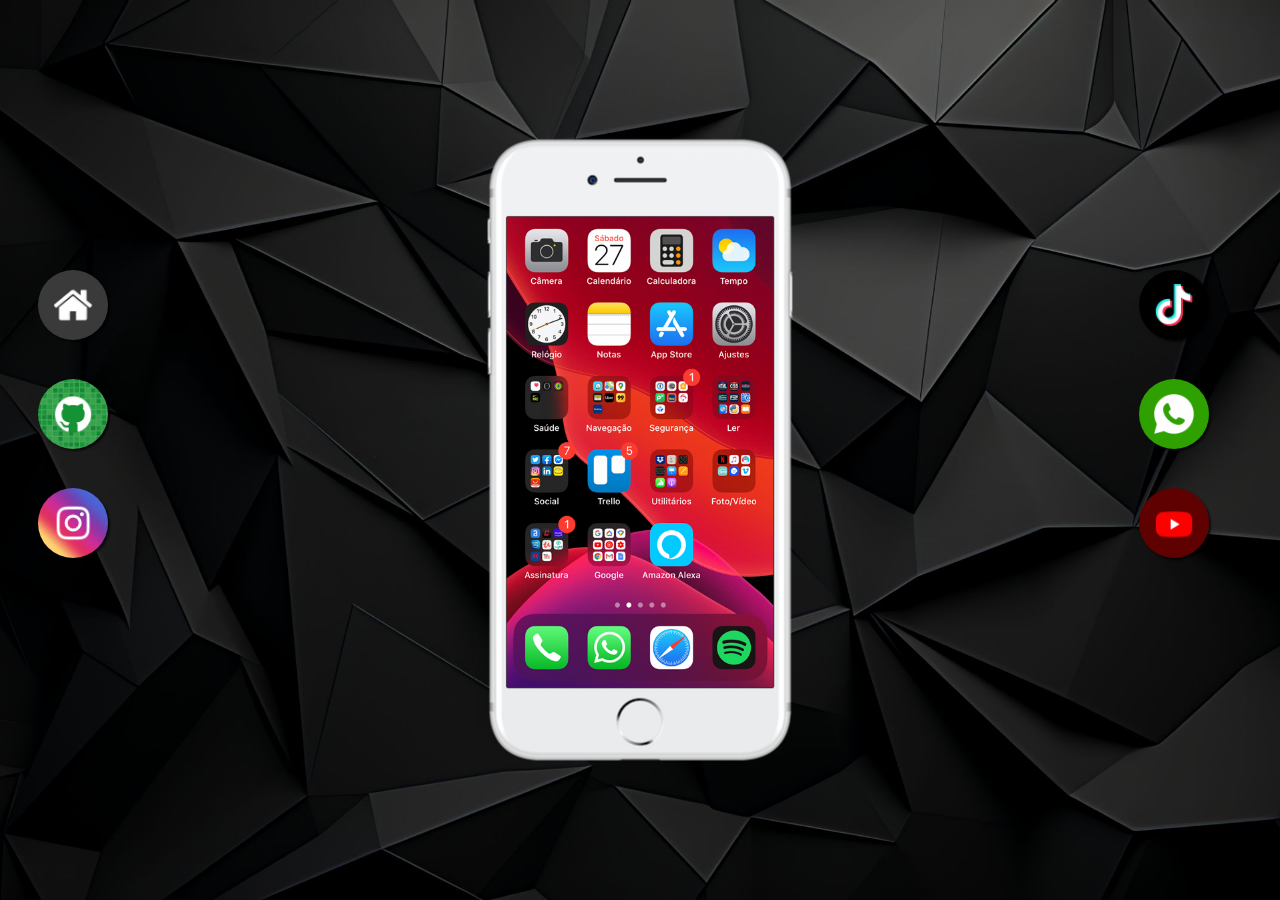
<file: index.html>
<!DOCTYPE html>
<html lang="pt-br">
<head>
    <meta charset="UTF-8">
    <meta name="viewport" content="width=device-width, initial-scale=1.0">
    <title>Meu Social</title>

    <link rel="stylesheet" href="estilo/style.css" media="all">
    <link rel="stylesheet" href="estilos/media-queries.css" media="">
    

</head>
<body>
    <main>
        <section id="iphone">
            <iframe src="home.html" name="tela" id="tela" frameborder="0">Seu navegador não suporta esse conteúdo.</iframe>
        </section>
            <div id="social">
                <section id="socialum">
                    <a href="home.html" target="tela"><img src="imagem/logo-home.jpg" alt="home"></a>
                    <a href="github.html" target="tela"><img src="imagem/logo-github.jpg" alt="GitHub"></a>
                    <a href="instagram.html" target="tela"><img src="imagem/logo-instagram.jpg" alt="Instagram"></a>
                </section>
    
                <section id="socialdois">
                    <a href="tiktok.html" target="tela"><img src="imagem/logo-tiktok.jpg" alt="TikTok"></a>
                    <a href="whatsapp.html" target="tela"><img src="imagem/logo-whatsapp.png" alt="whatsapp"></a>
                    <a href="youtube.html" target="tela"><img src="imagem/logo-youtube.jpg" alt="Youtube"></a>
                </section>
            </div>
    </main>
</body>
</html>
</file>
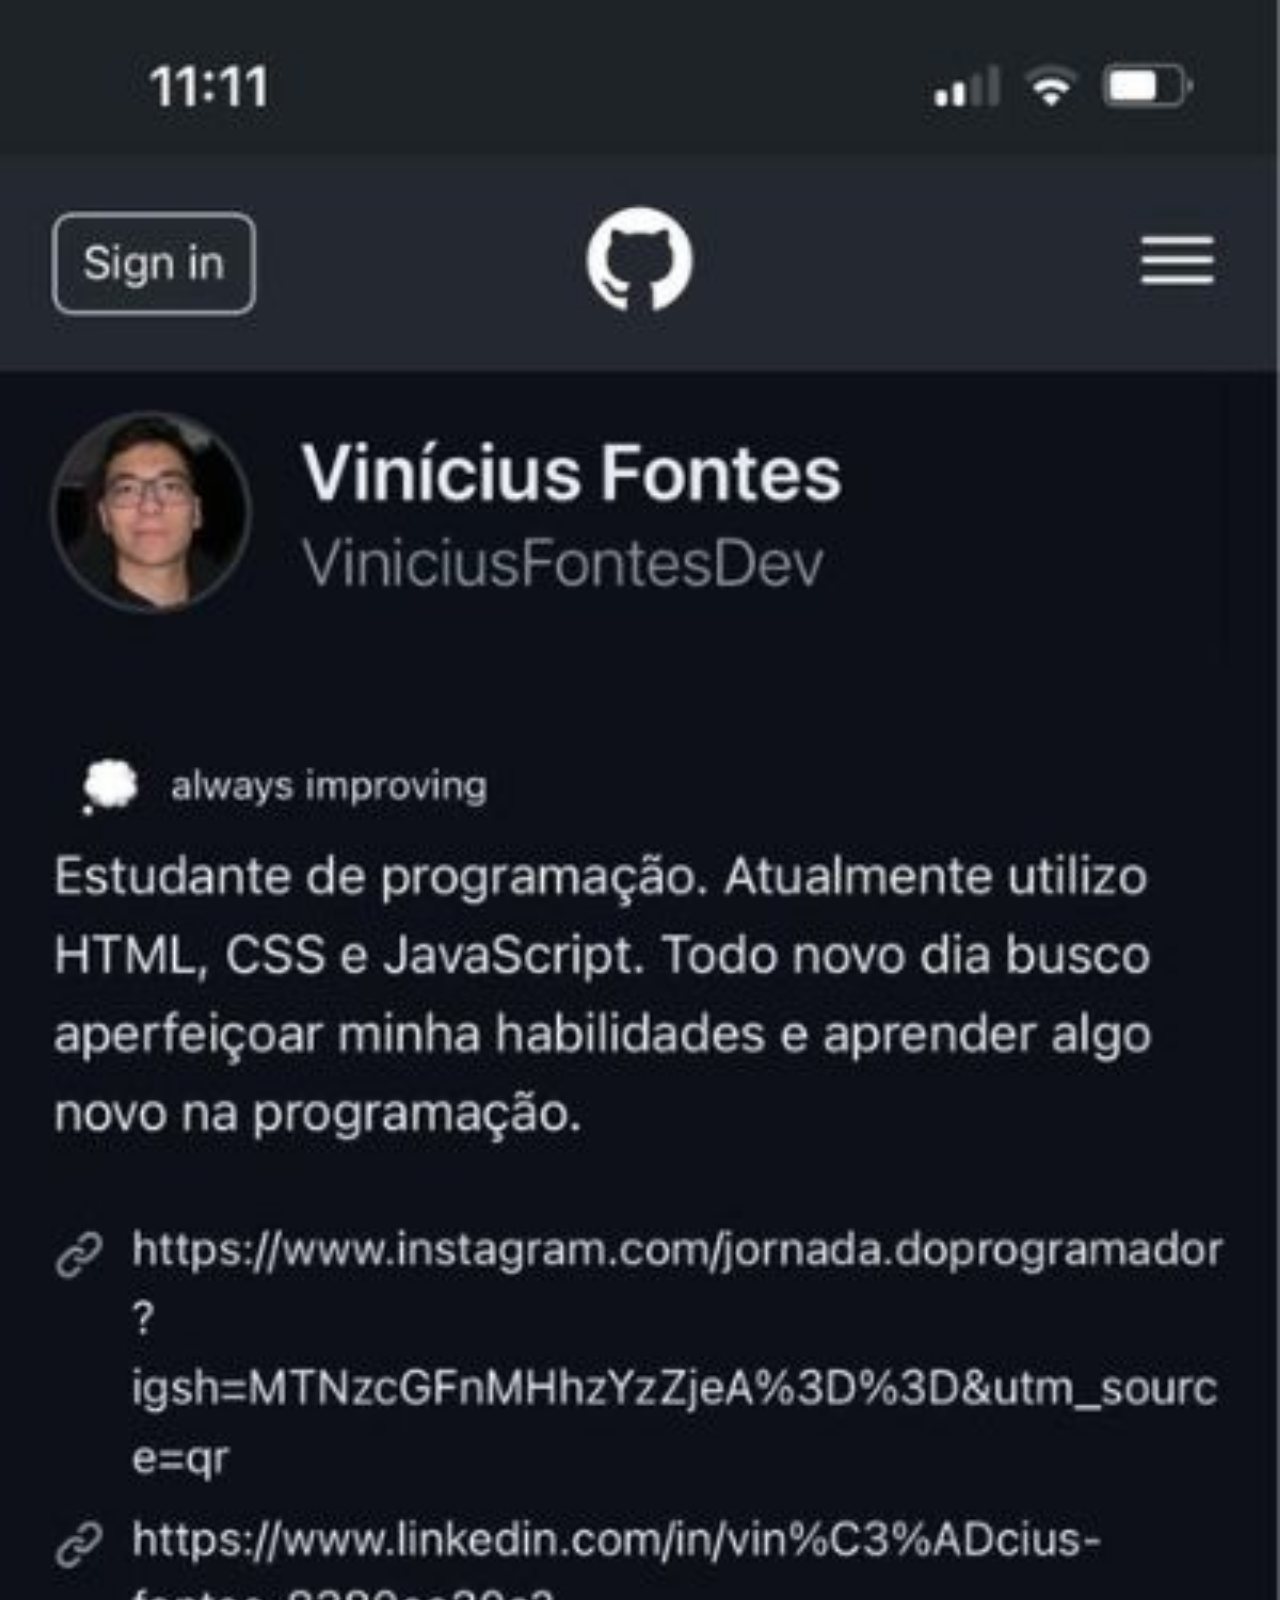
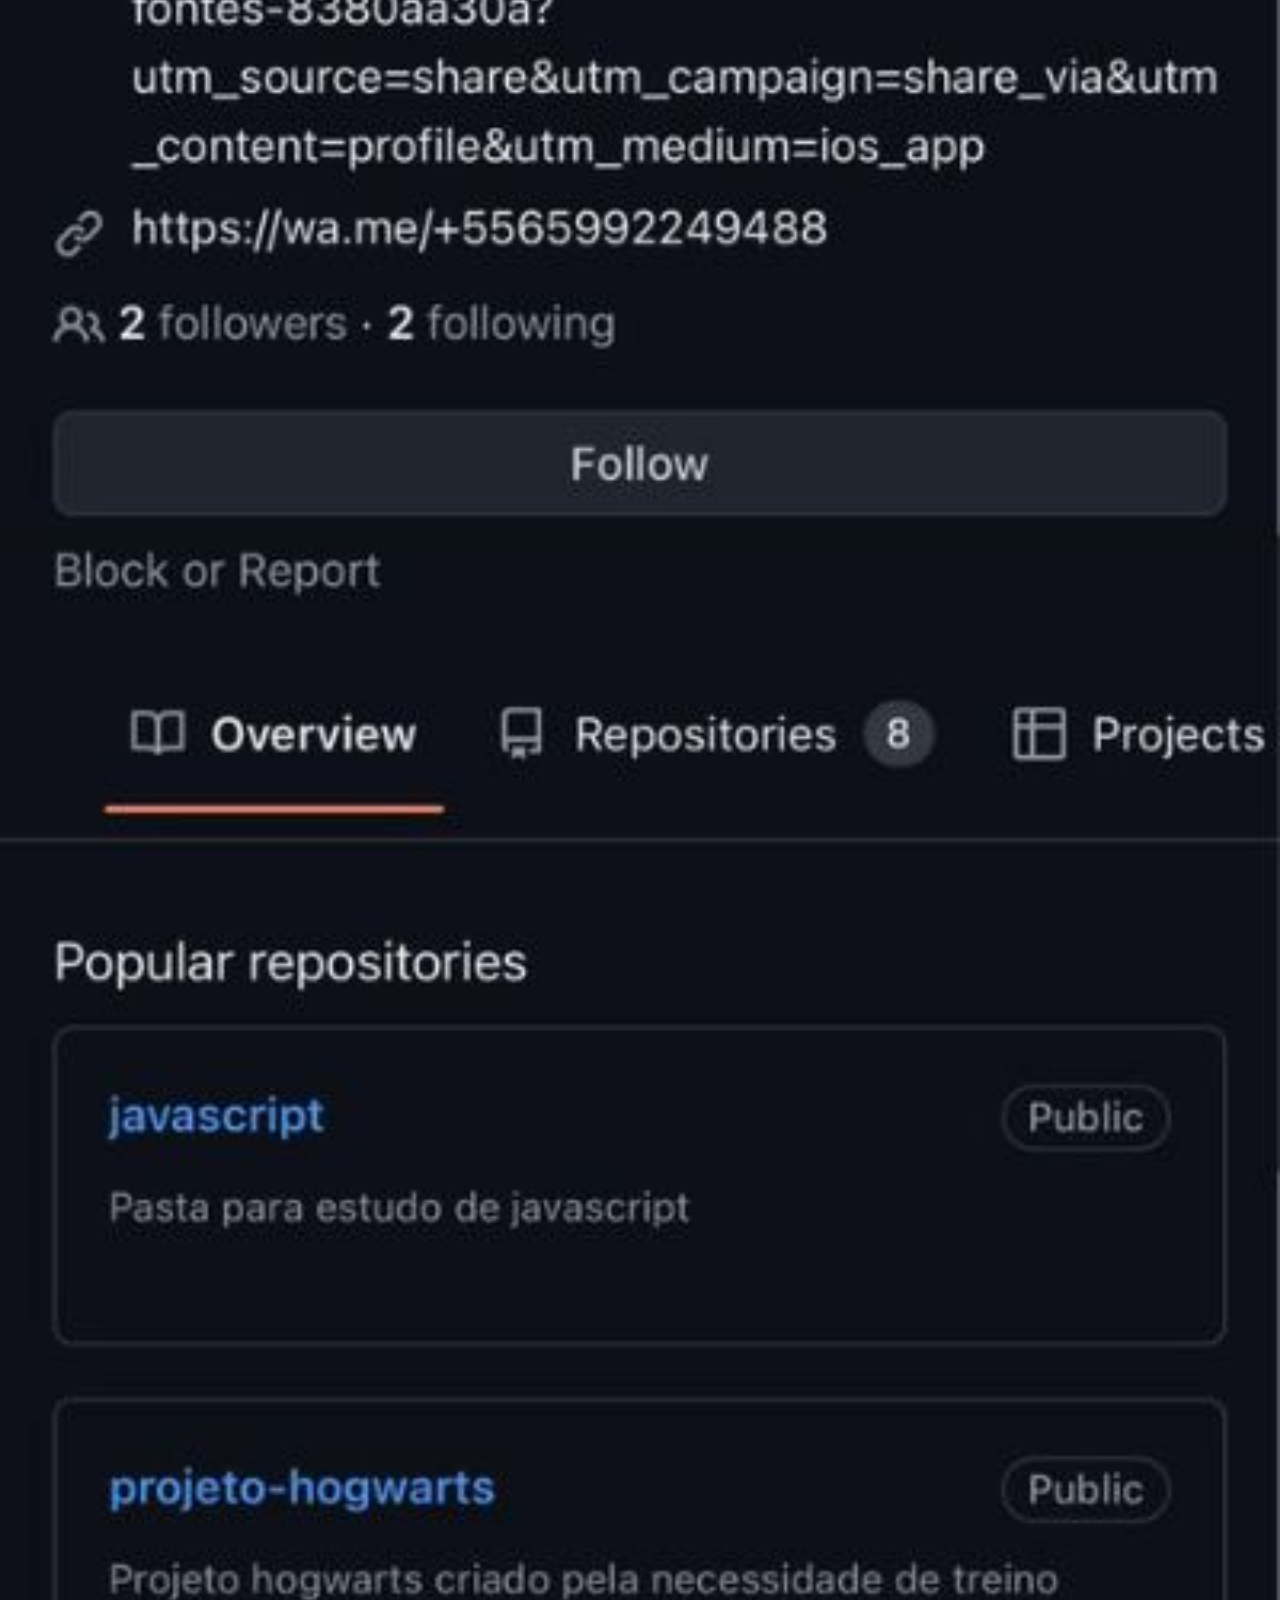
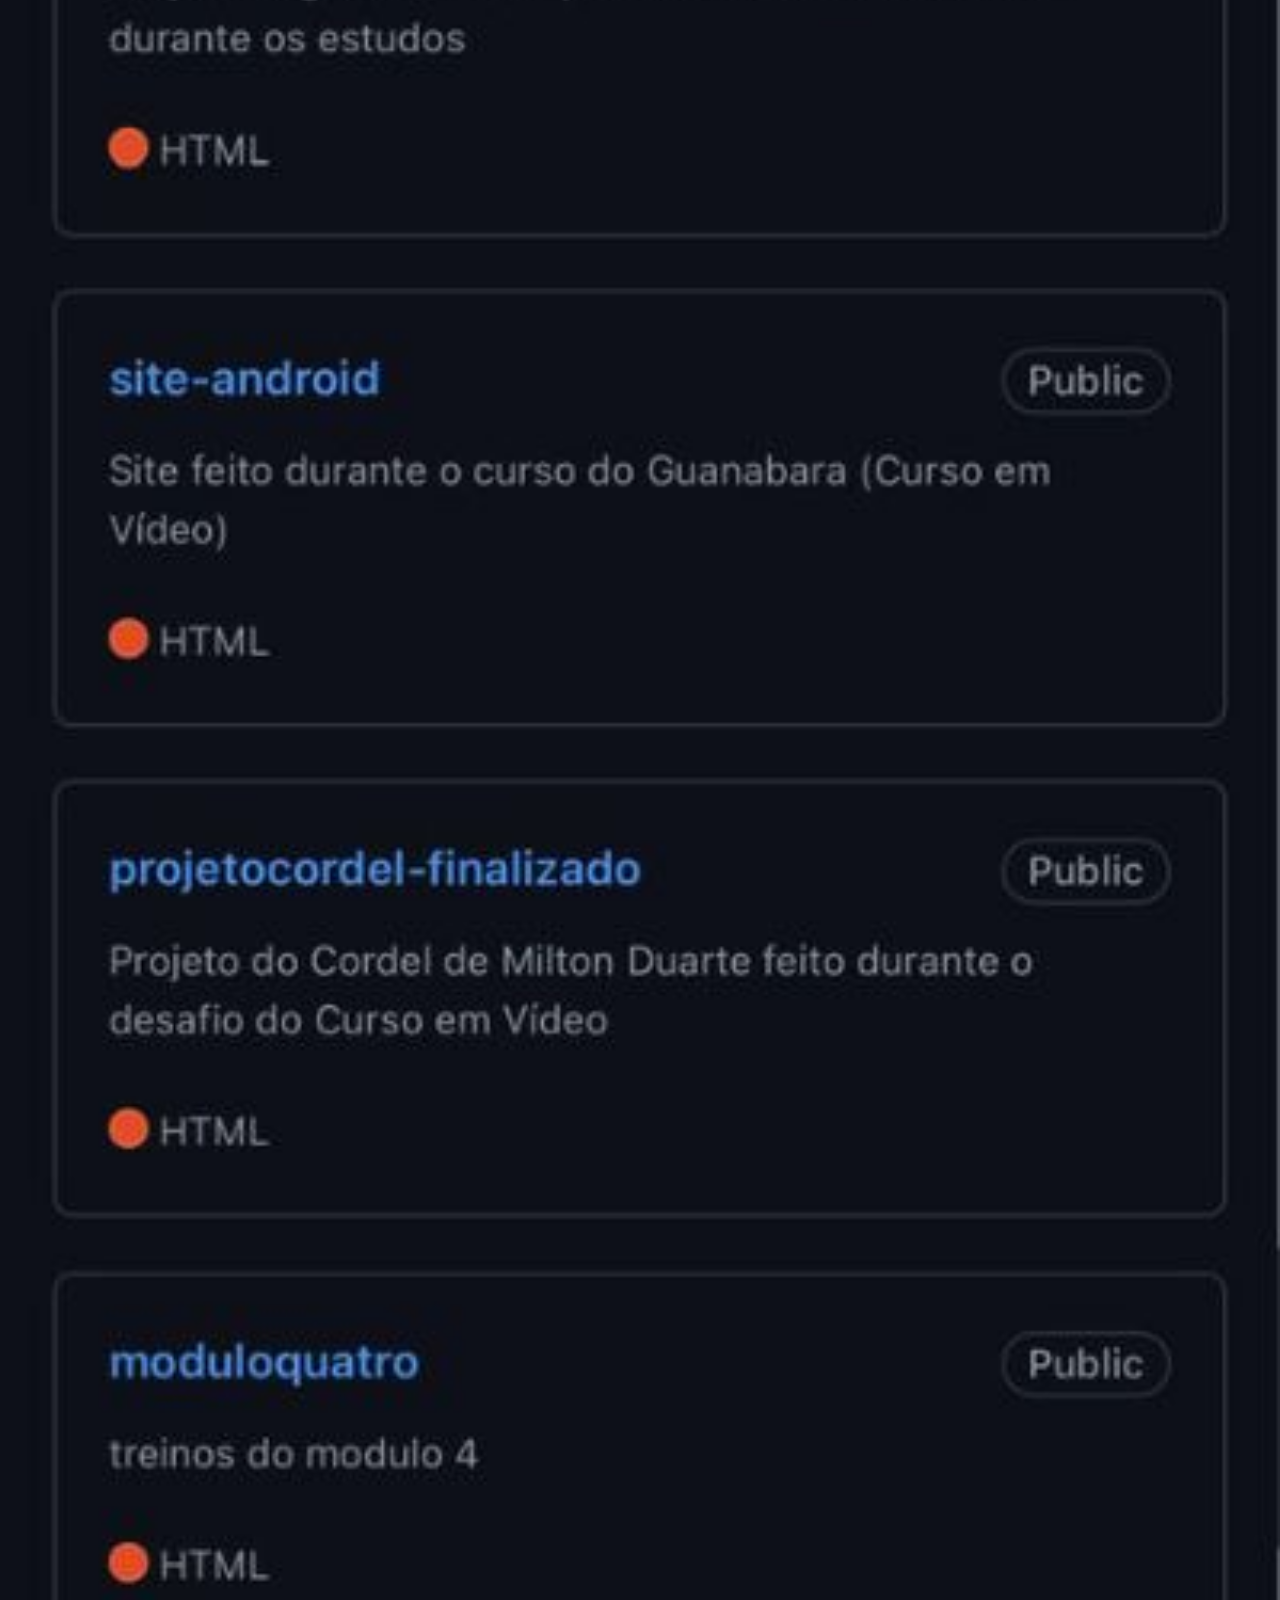
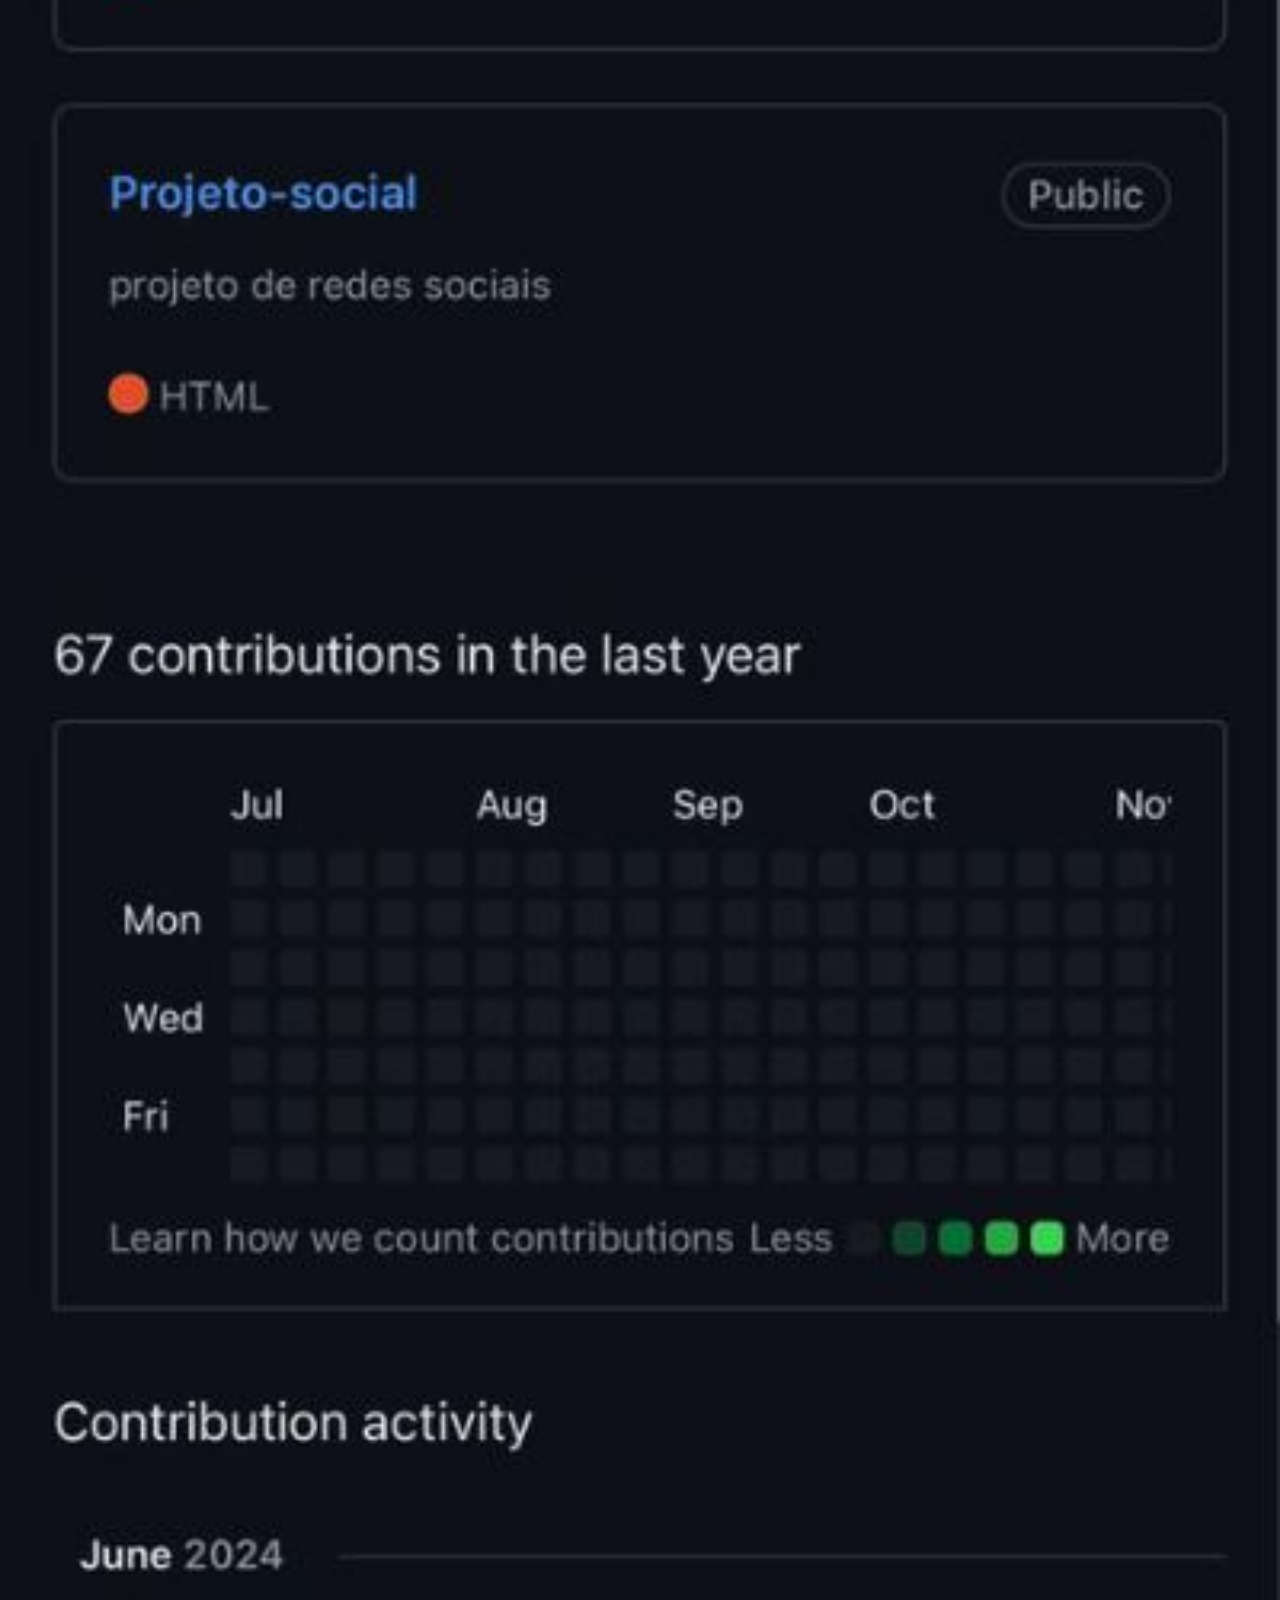
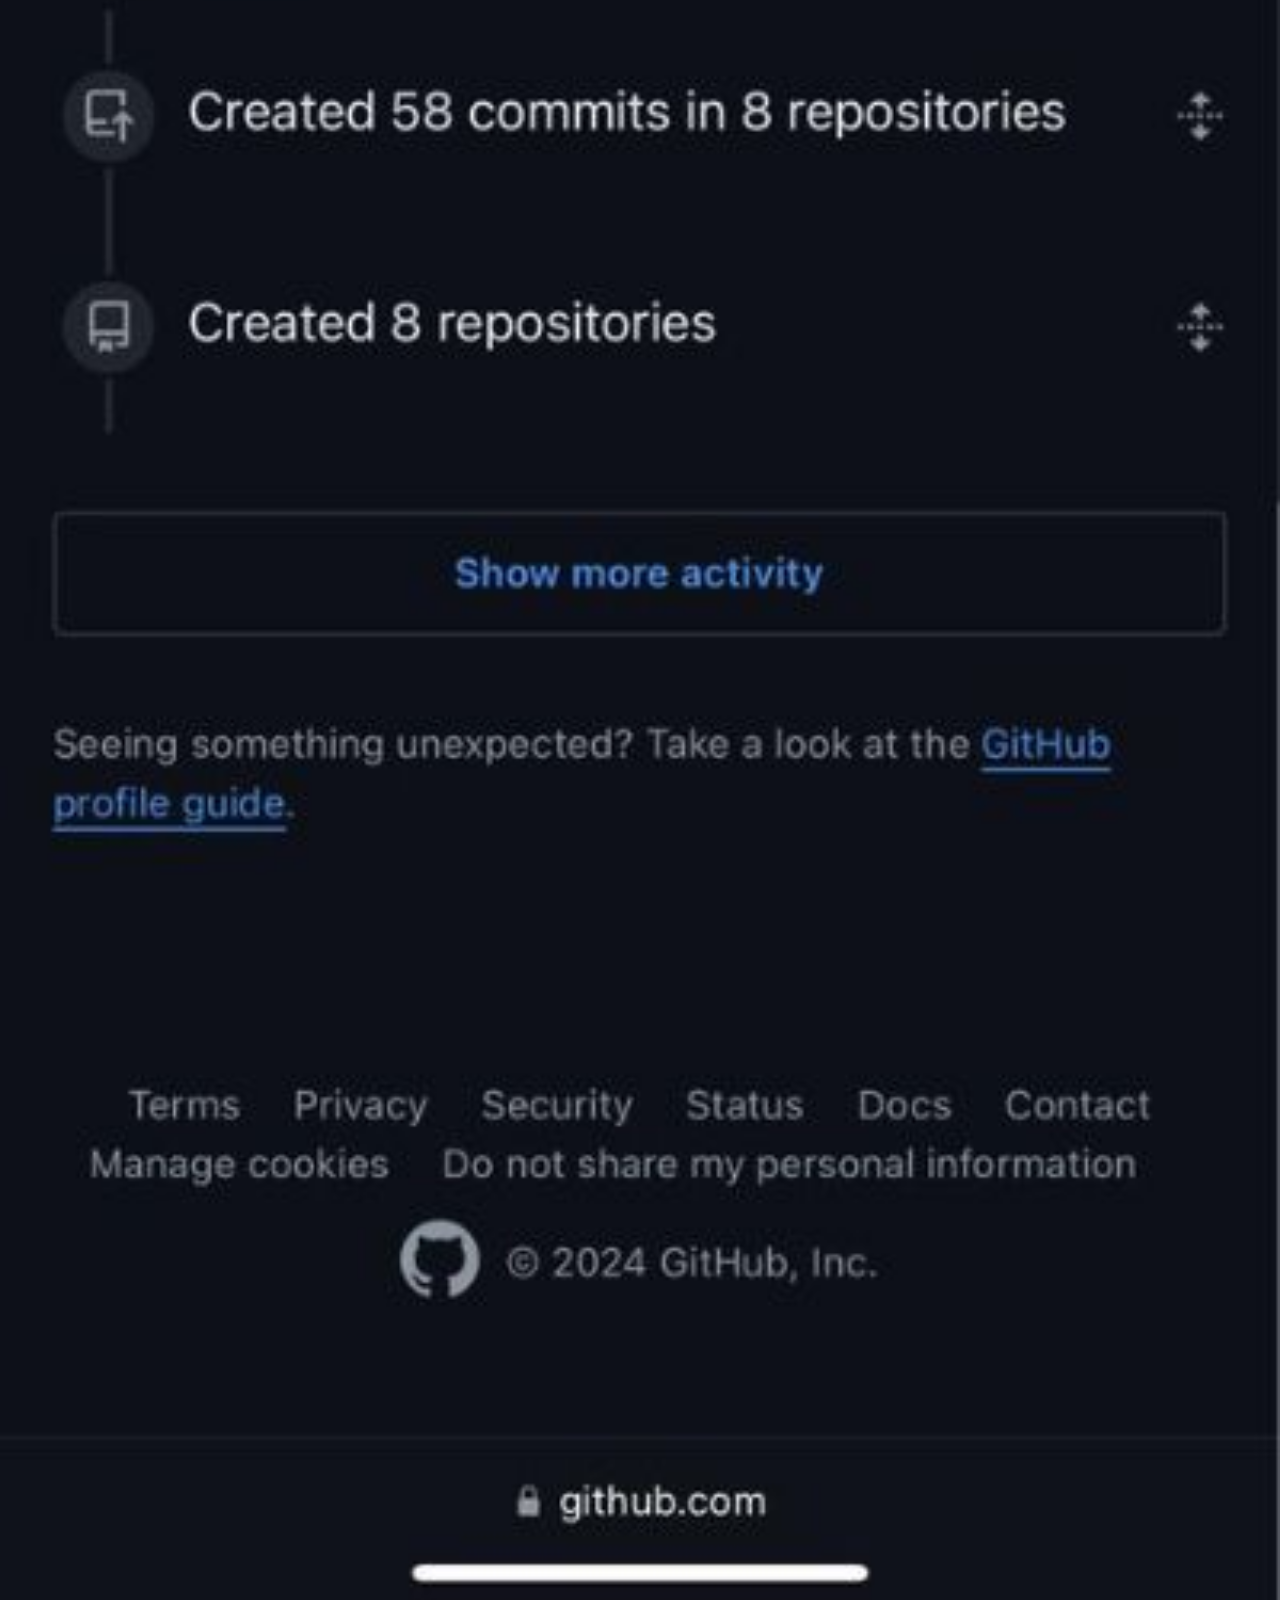
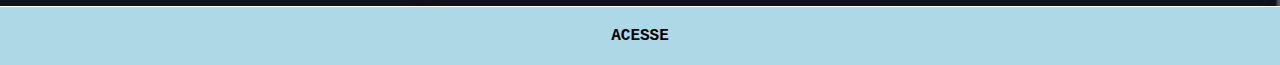
<file: github.html>
<!DOCTYPE html>
<html lang="pt-br">
<head>
    <meta charset="UTF-8">
    <meta name="viewport" content="width=device-width, initial-scale=1.0">
    <title>GitHub</title>
    <link rel="stylesheet" href="estilo/fundoiframe.css">
</head>
<body>
    <img src="imagem/githubpronto.jpg" alt="Meu GitHub">
    <a href="https://github.com/ViniciusFontesDev" target="_blank">ACESSE</a>
</body>
</html>
</file>
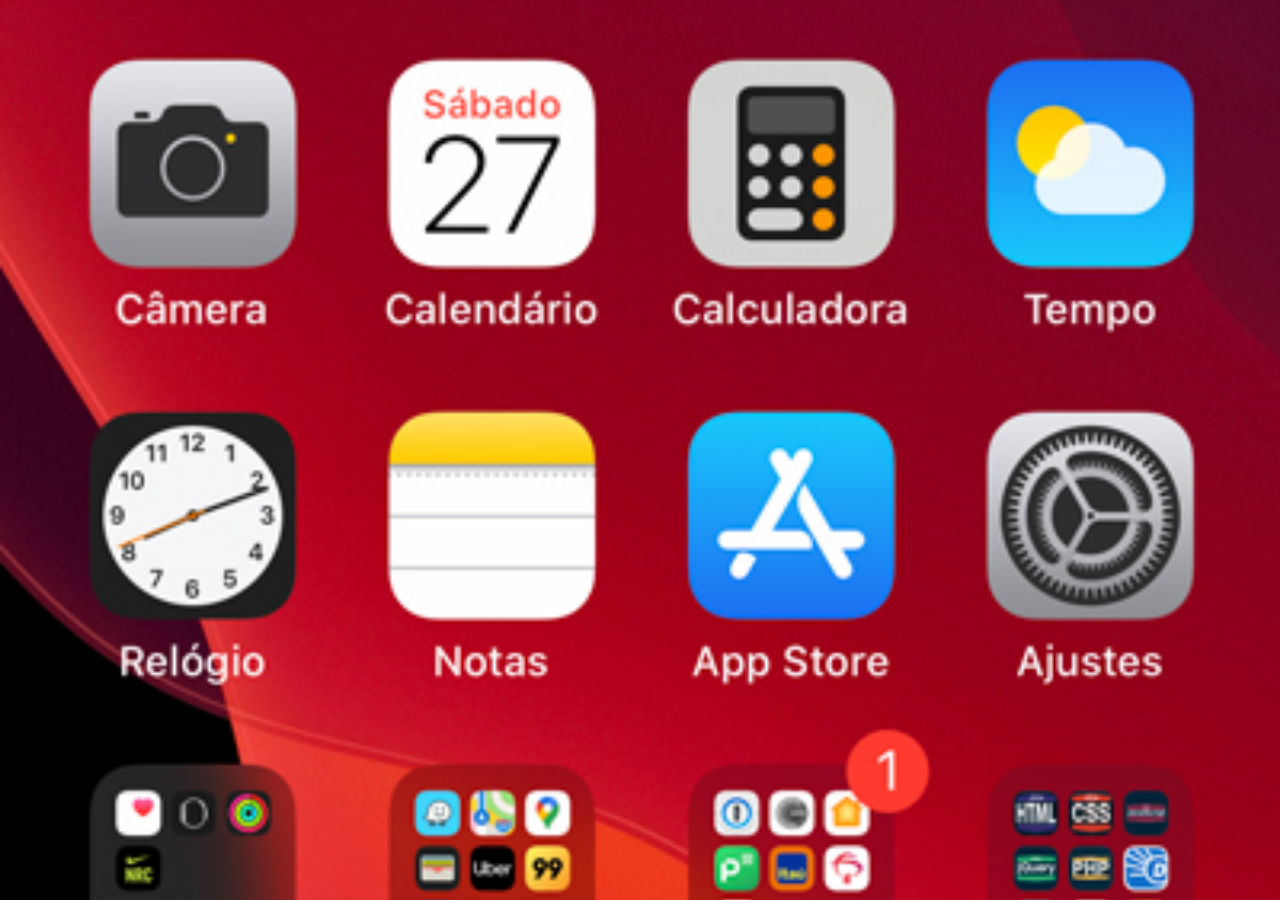
<file: home.html>
<!DOCTYPE html>
<html lang="pt-br">
<head>
    <meta charset="UTF-8">
    <meta name="viewport" content="width=device-width, initial-scale=1.0">
    <title>Página Inicial</title>

    <style>
        *{
            margin: 0px;
            padding: 0px;
        }

        body{
            width: 100vw;
            height: 100vh;
            background: black url(imagem/tela-home.jpg) no-repeat top center;
            background-size: cover;
        }
    </style>

</head>
<body>

</body>
</html>
</file>
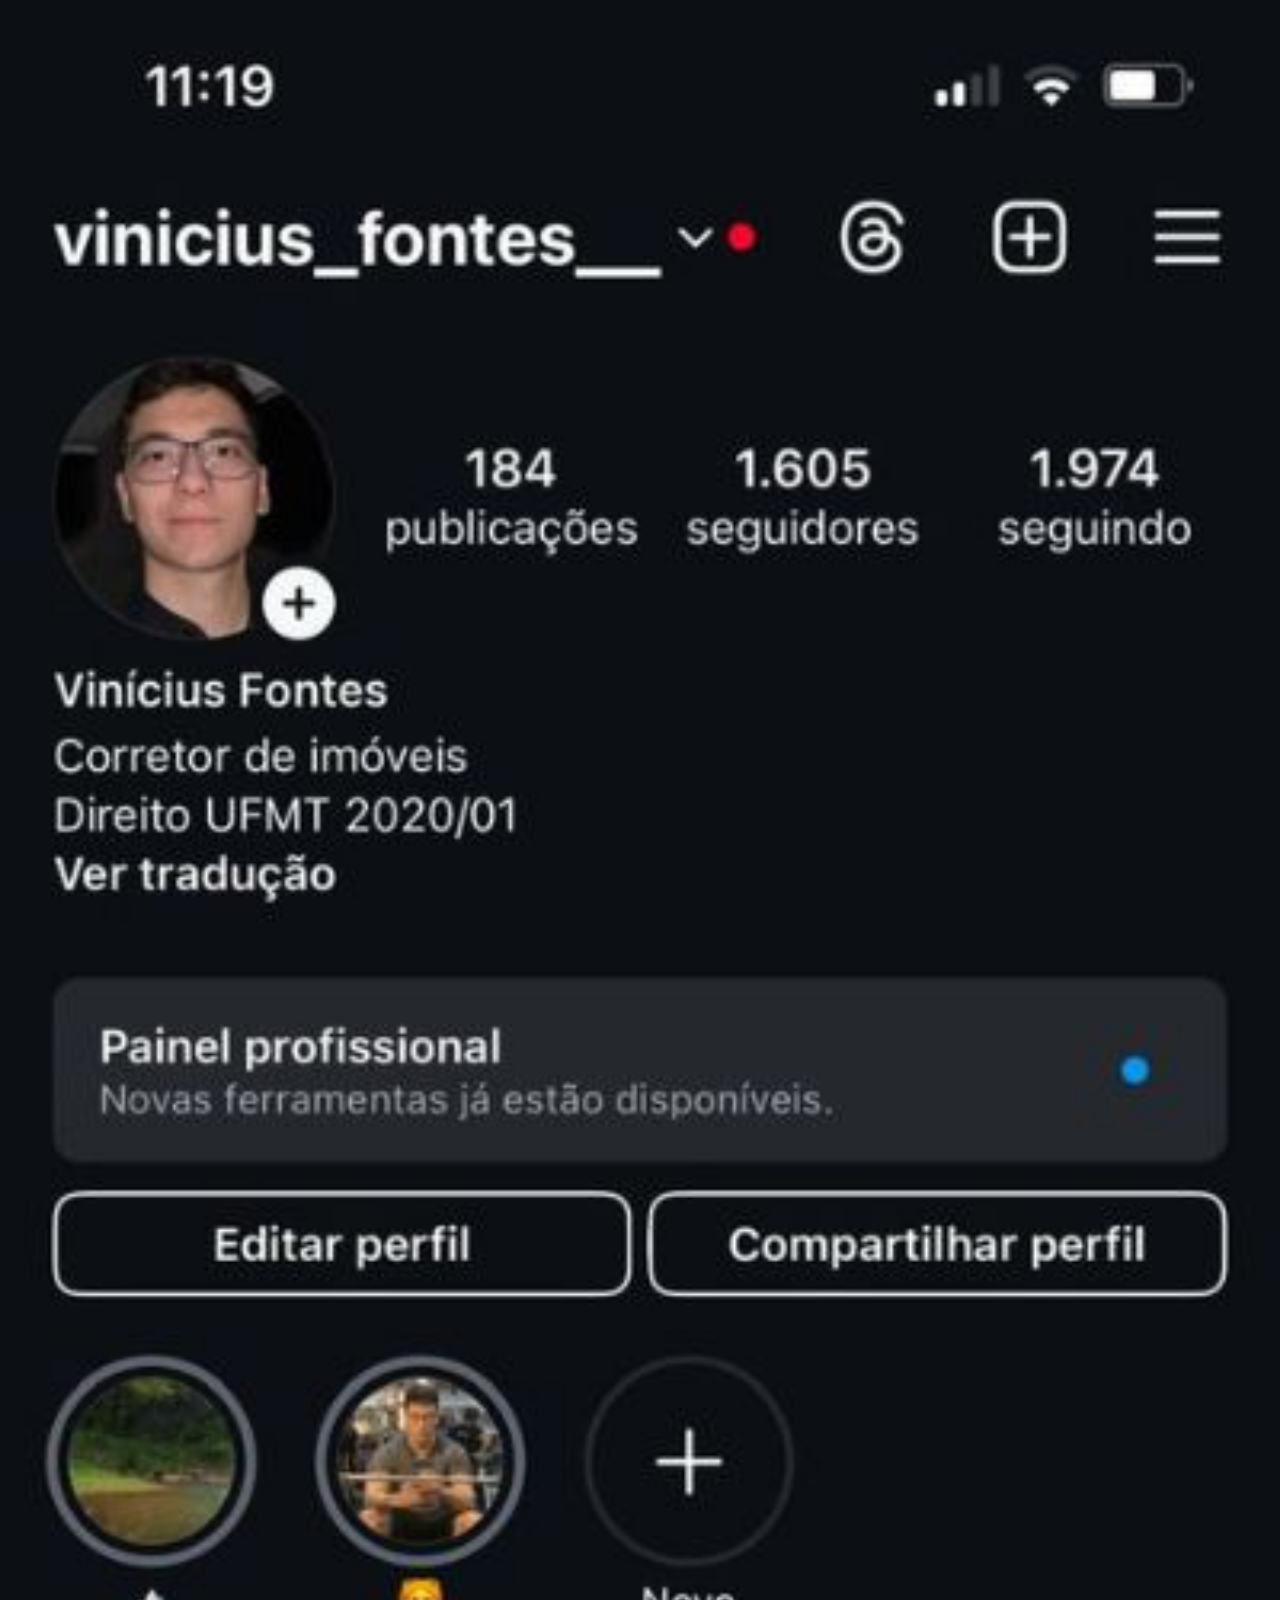
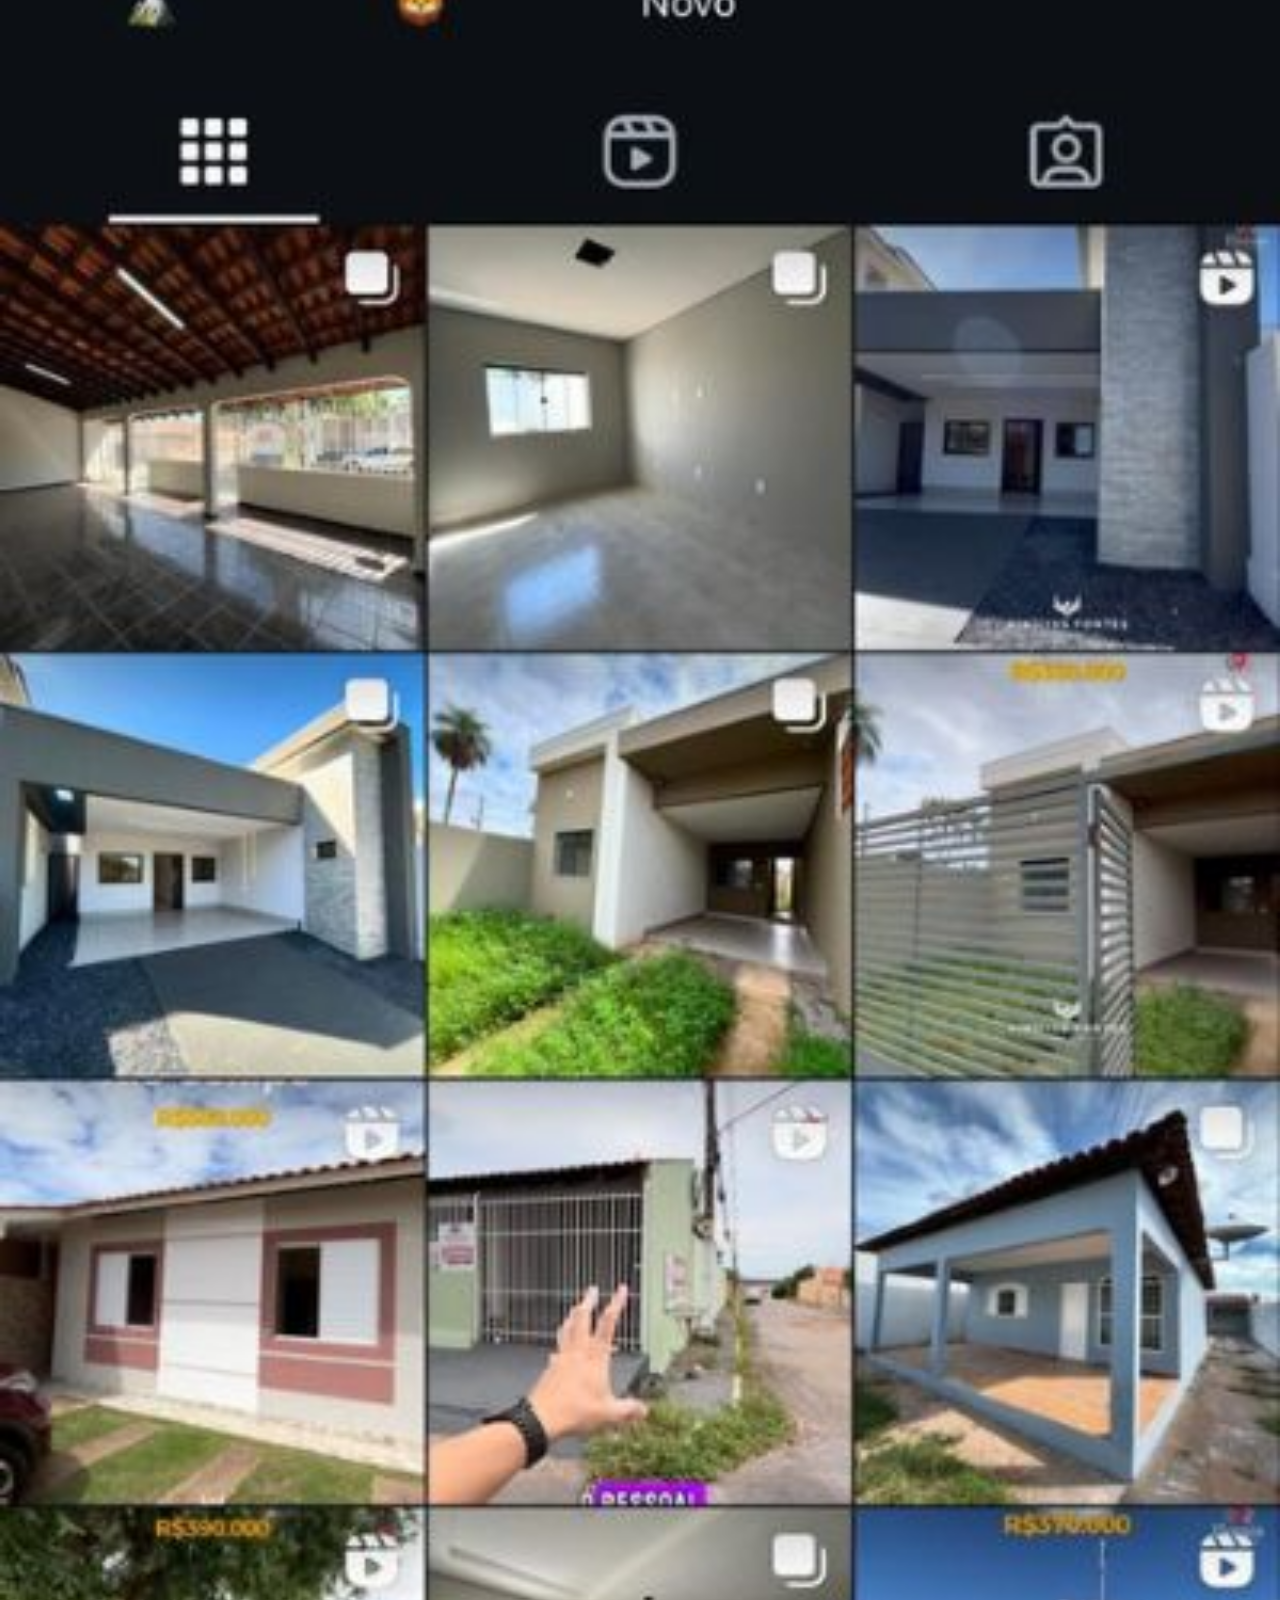
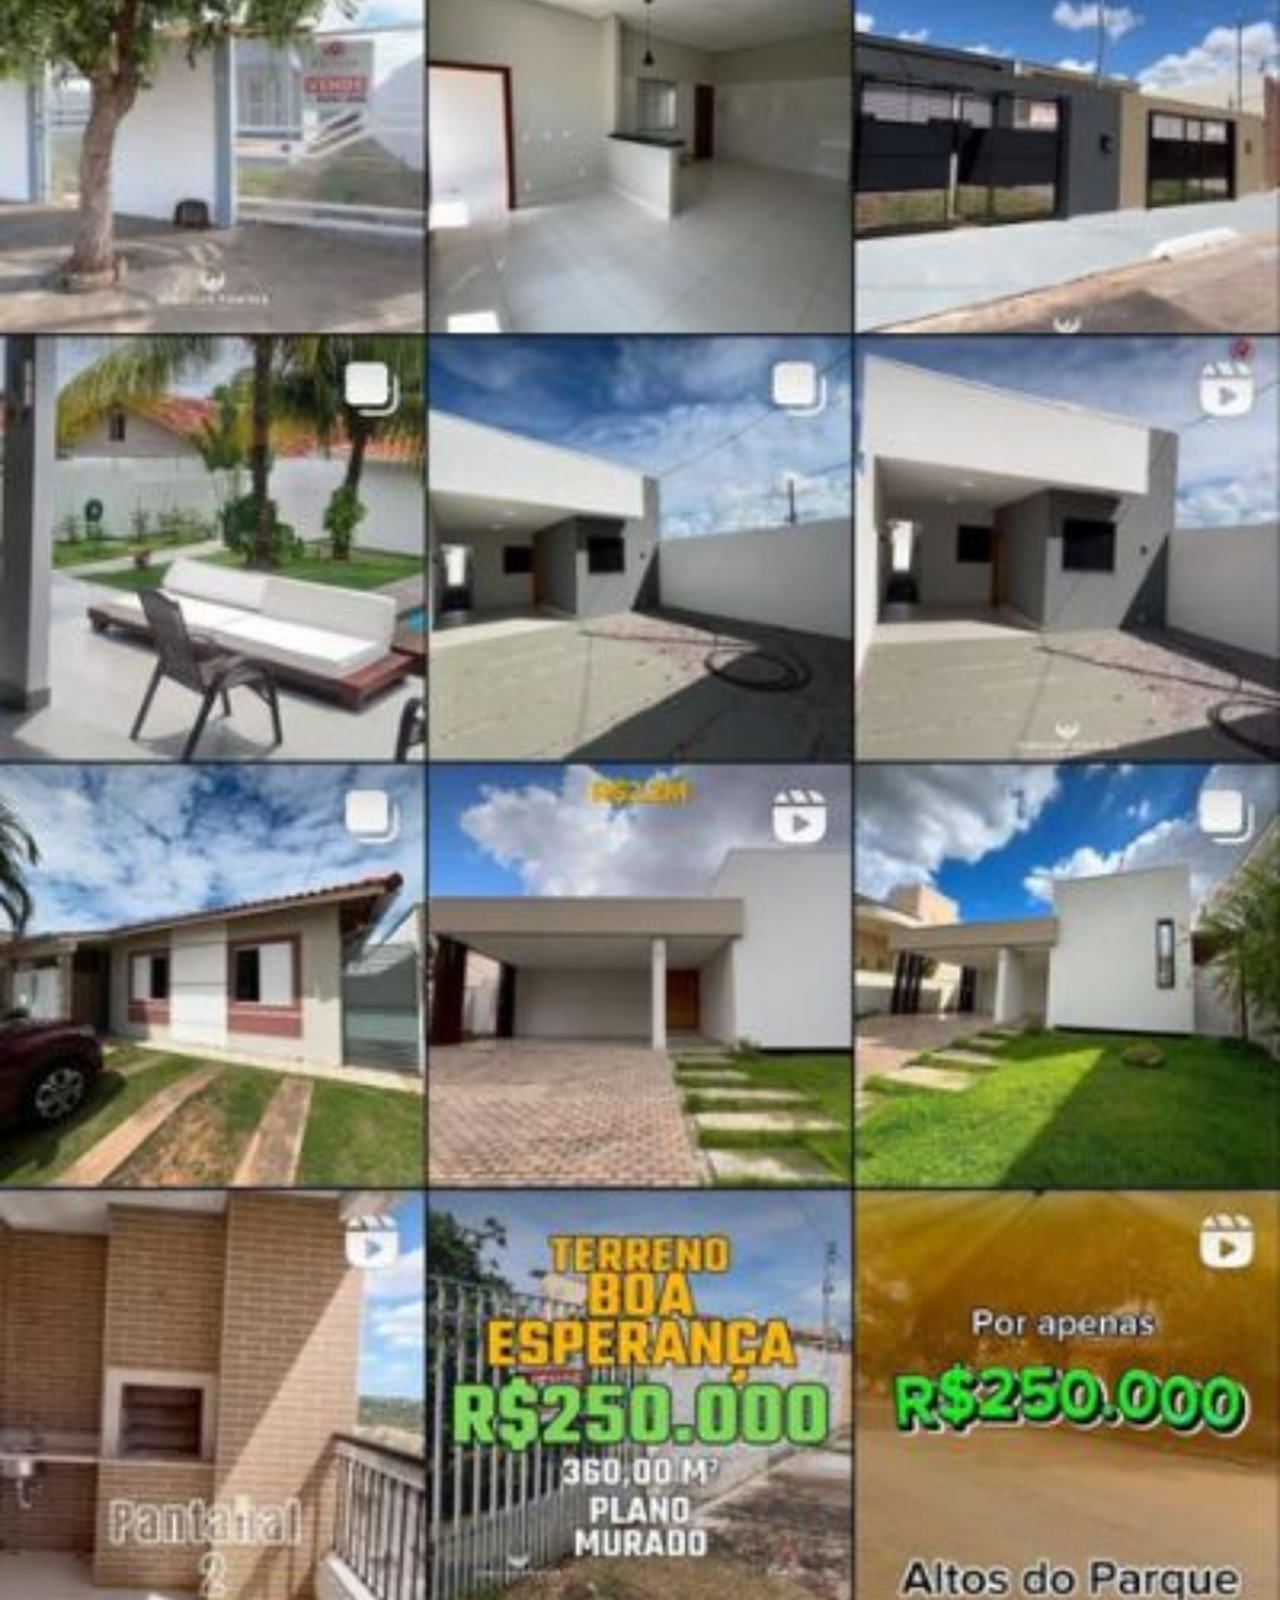
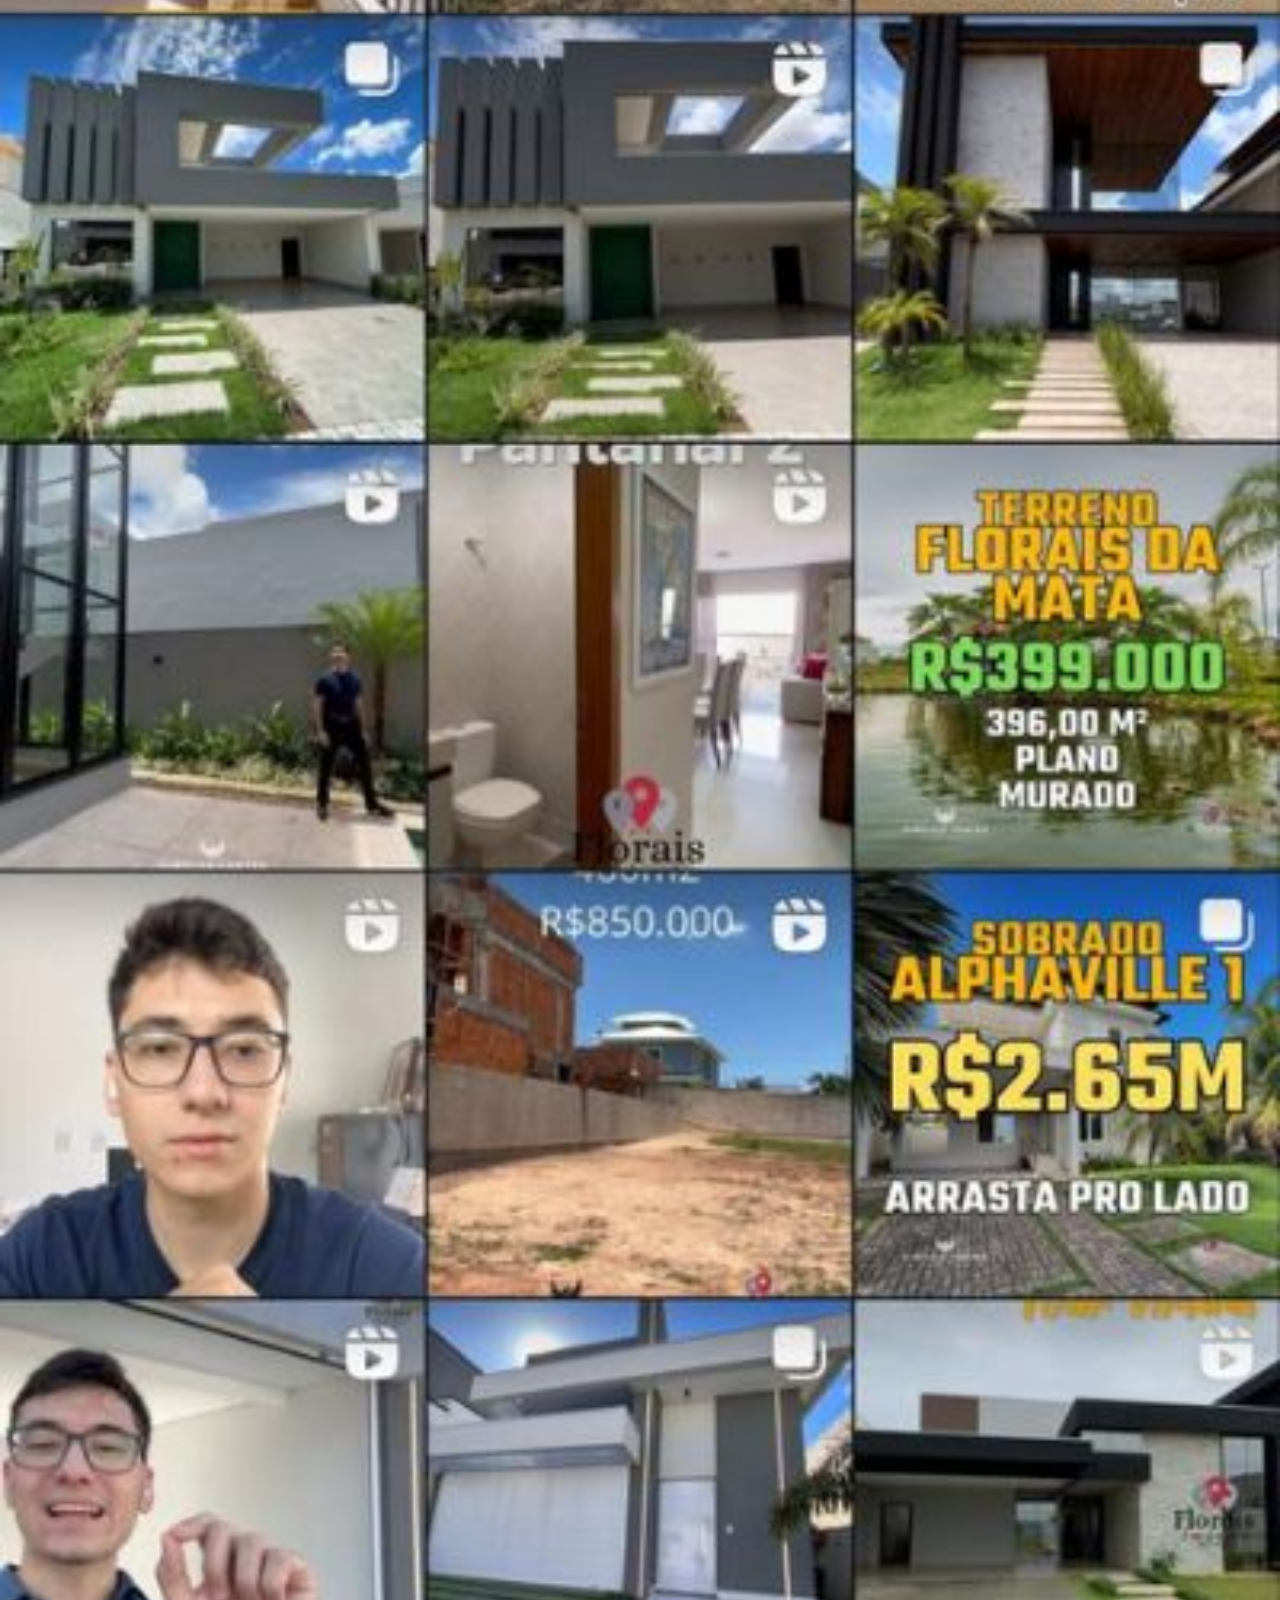
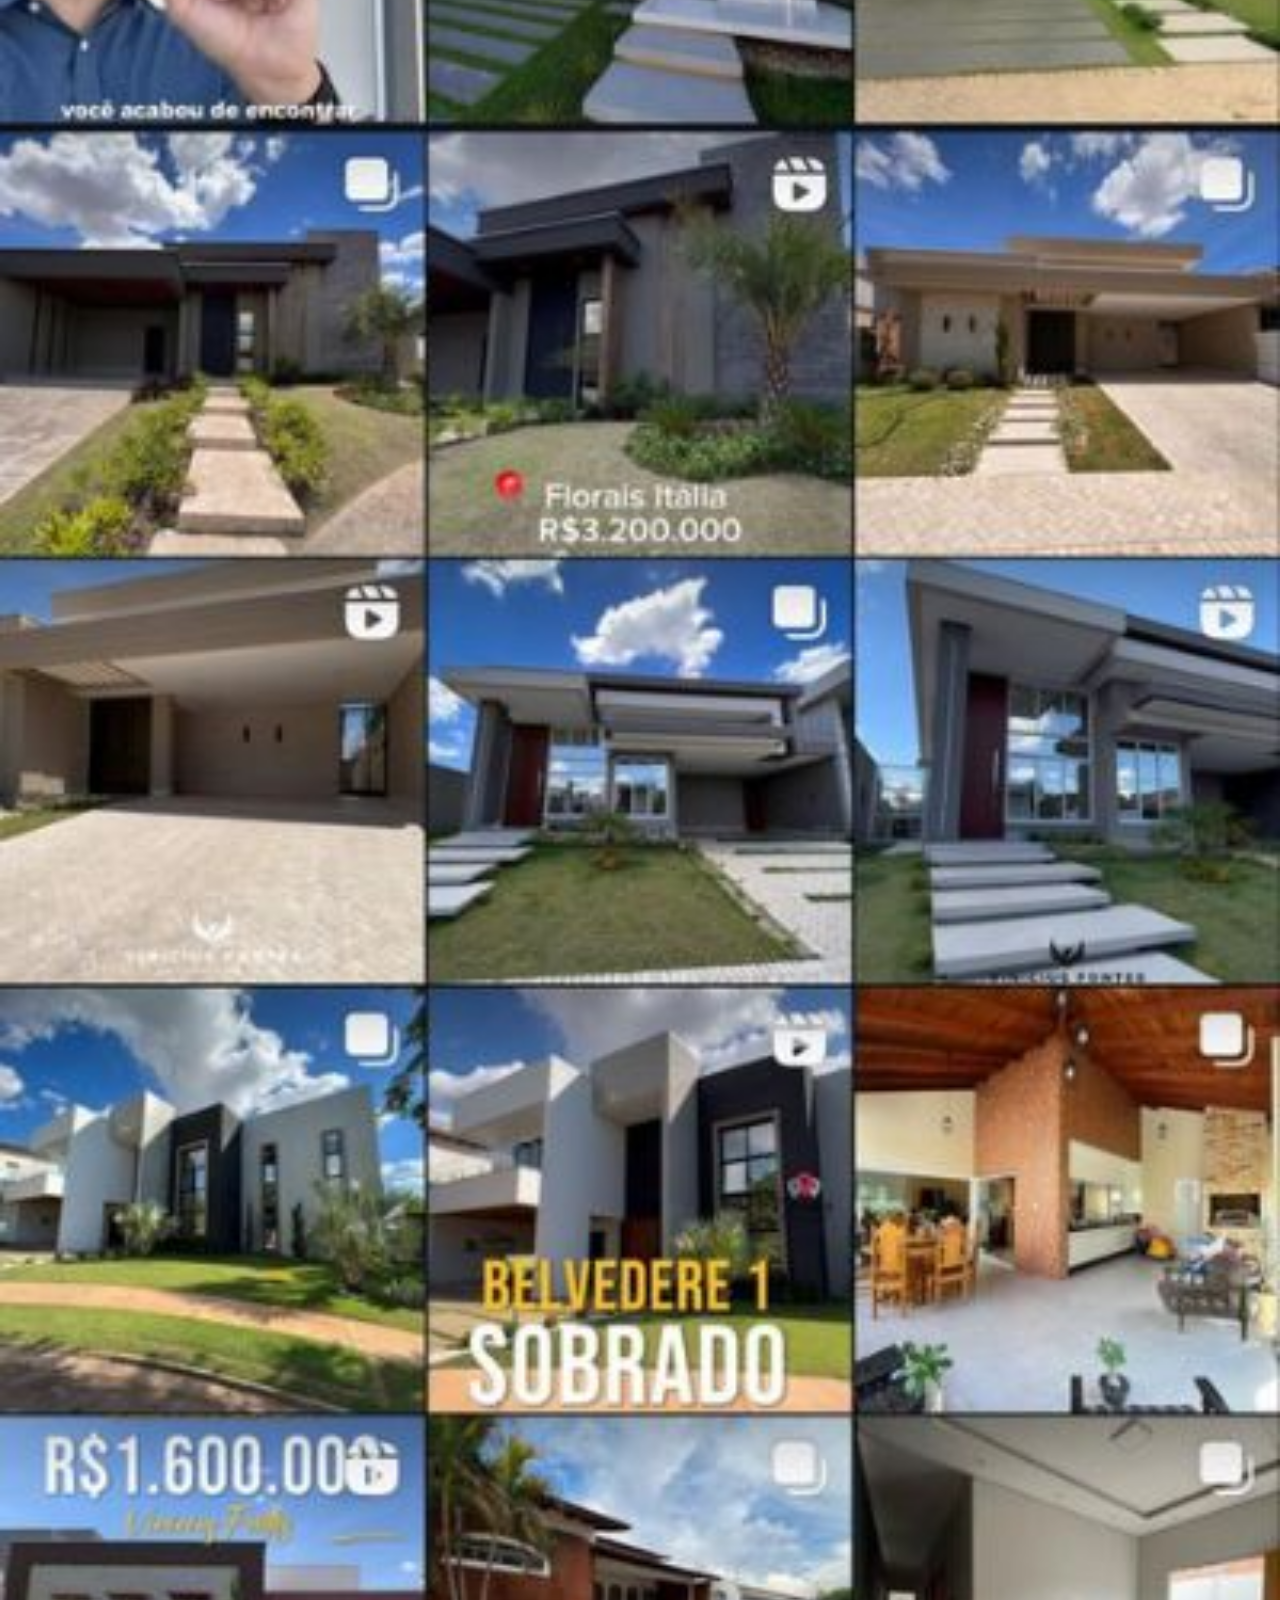
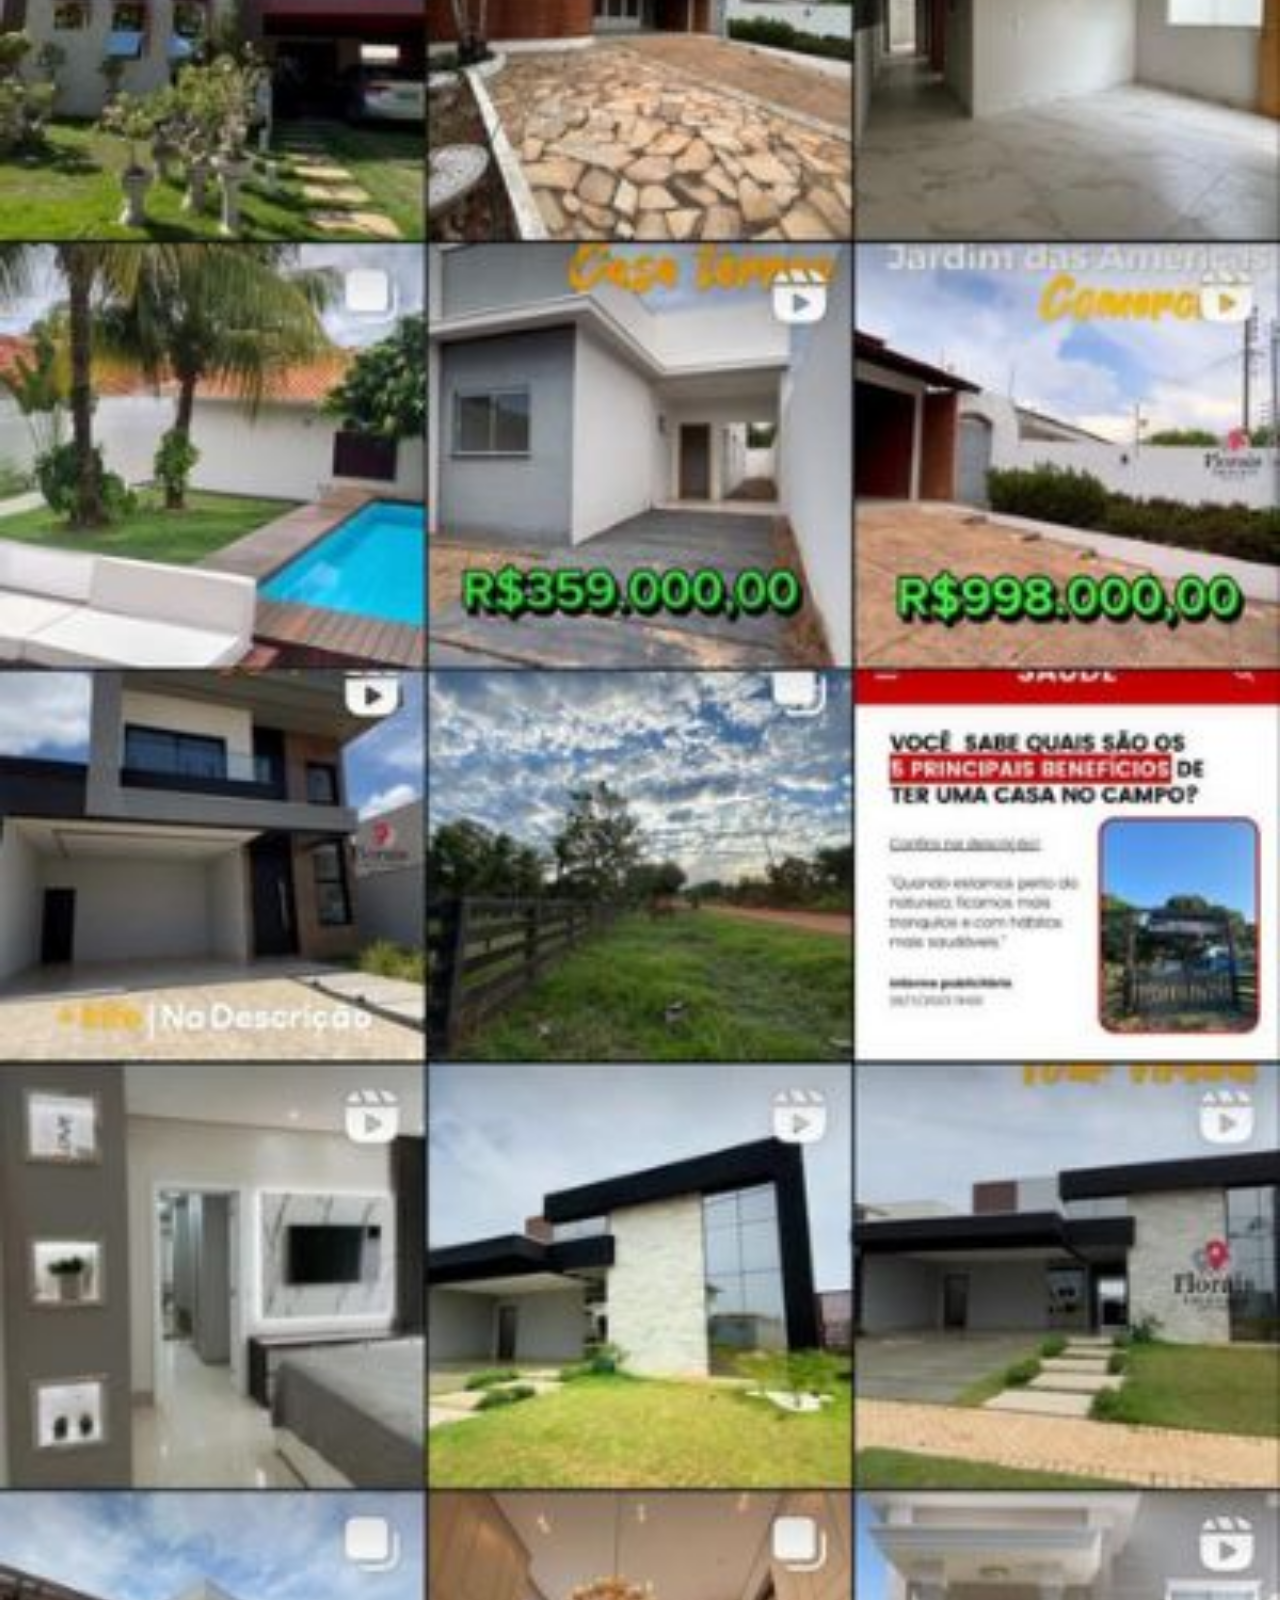
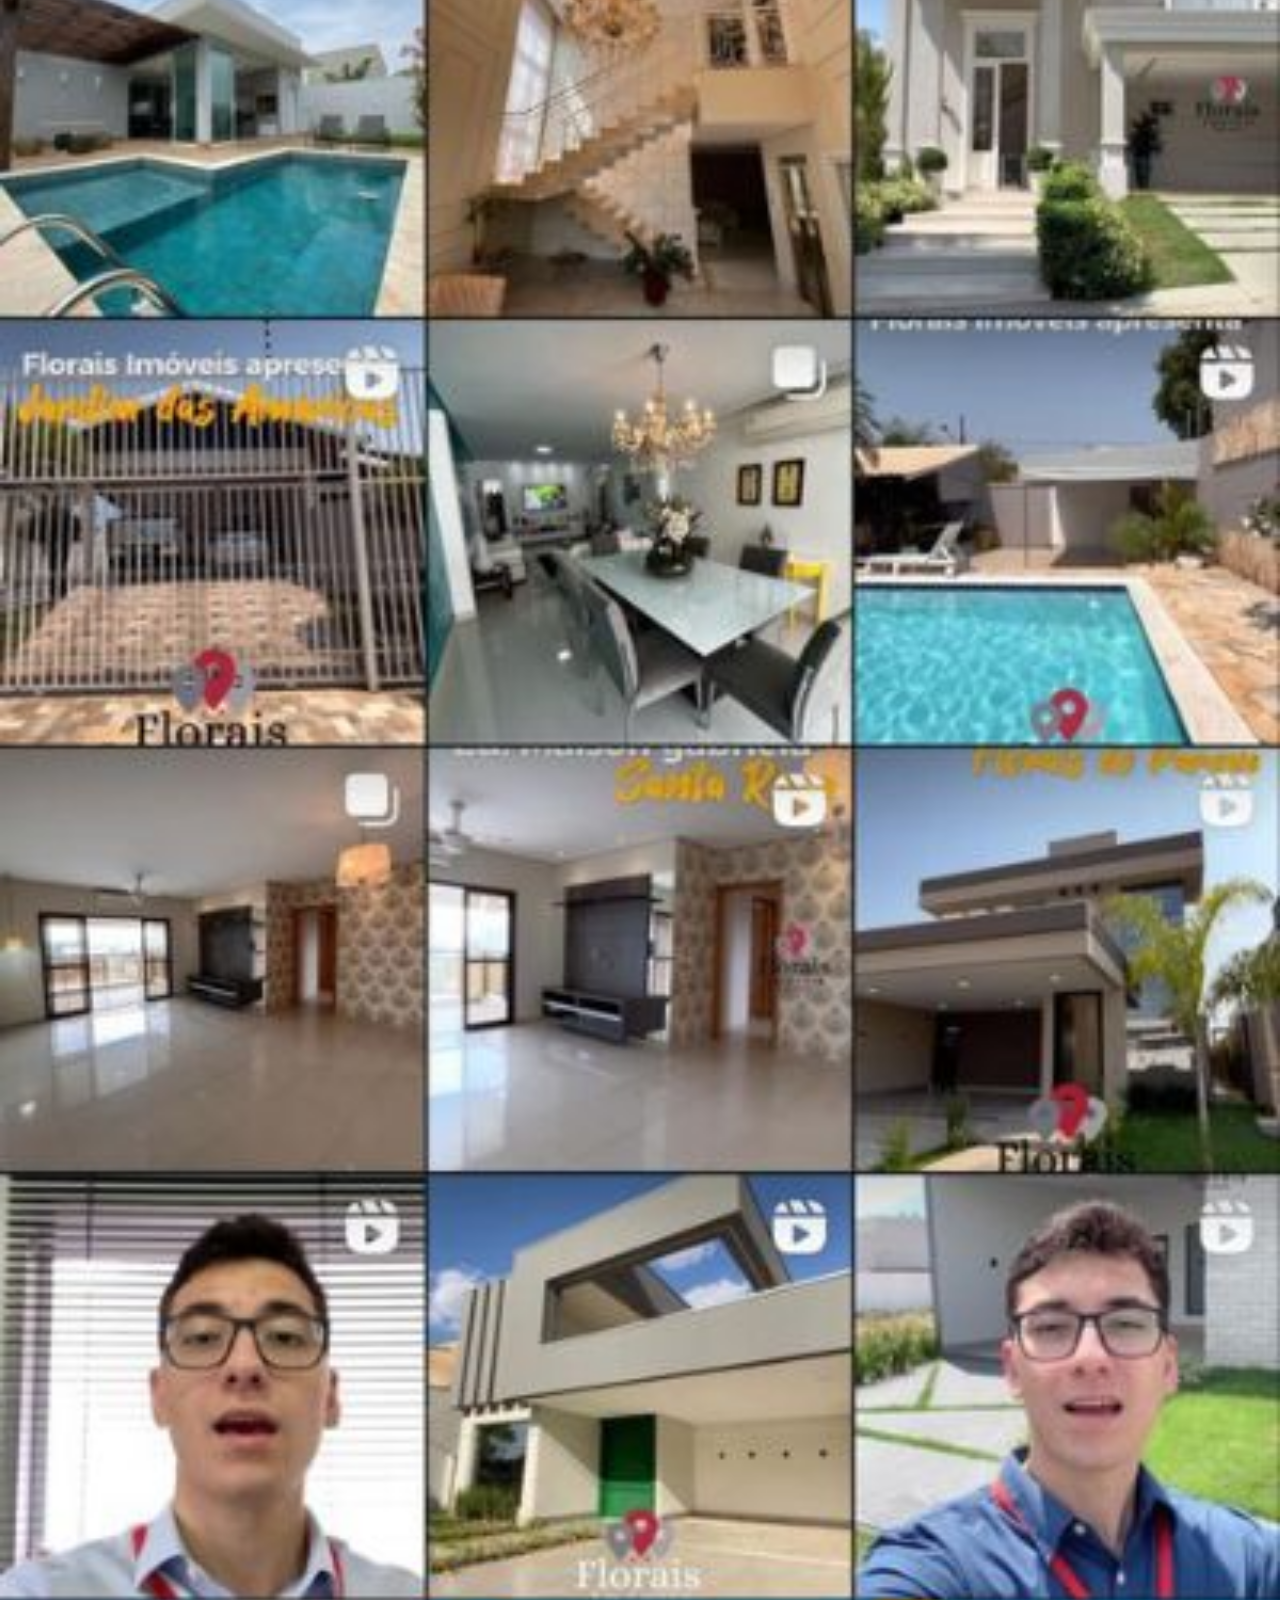
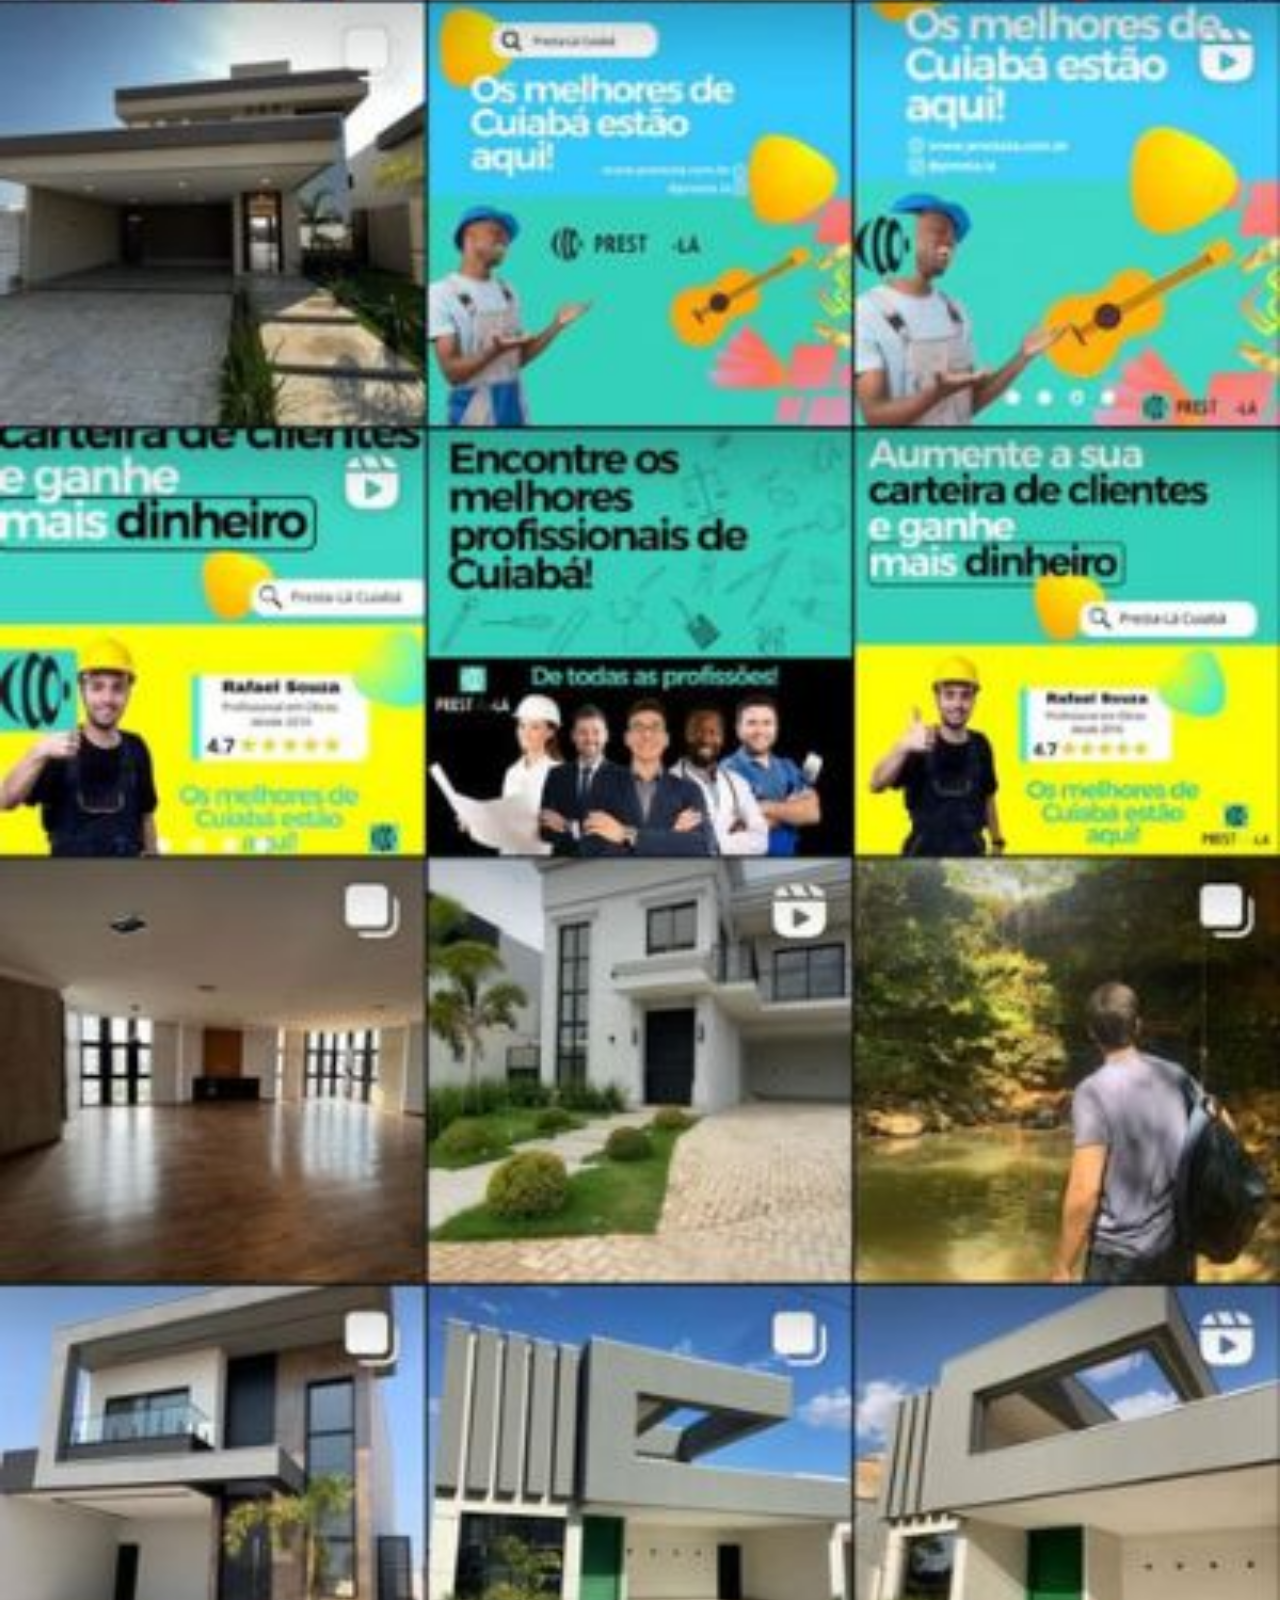
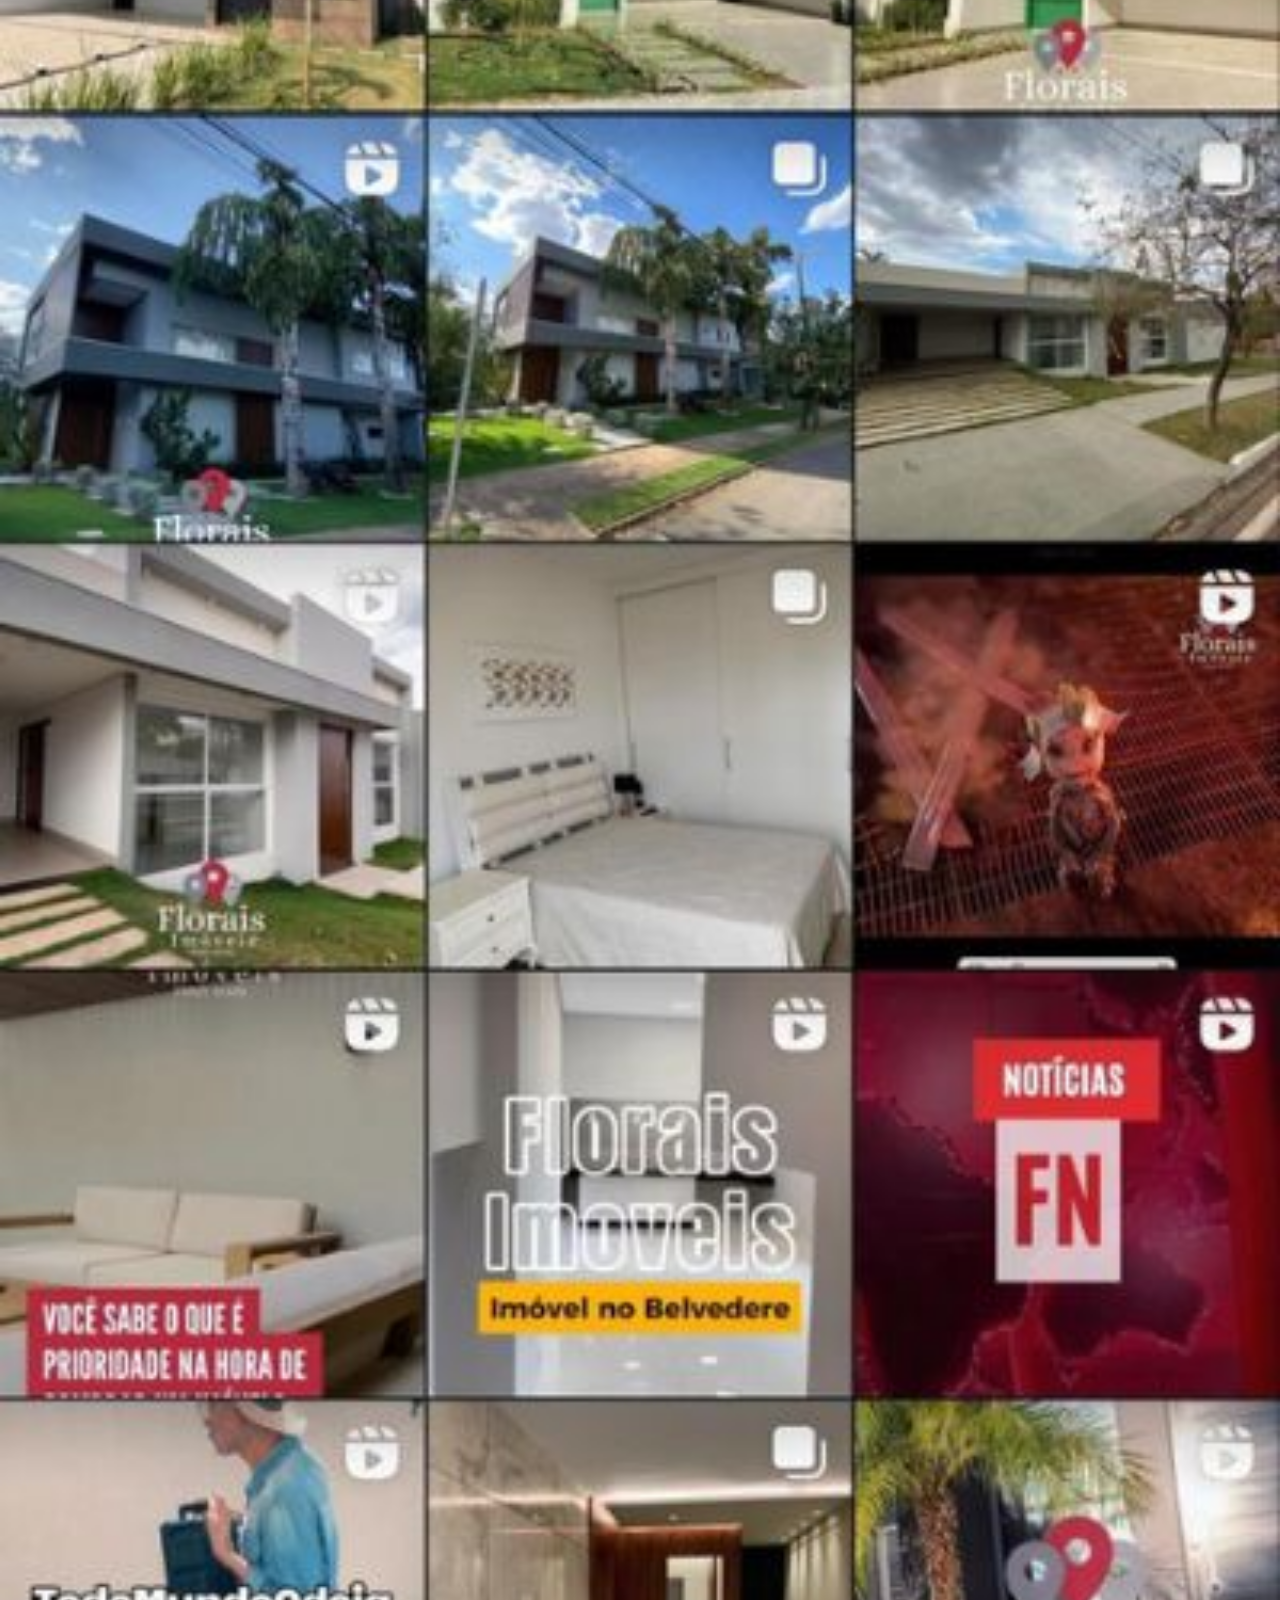
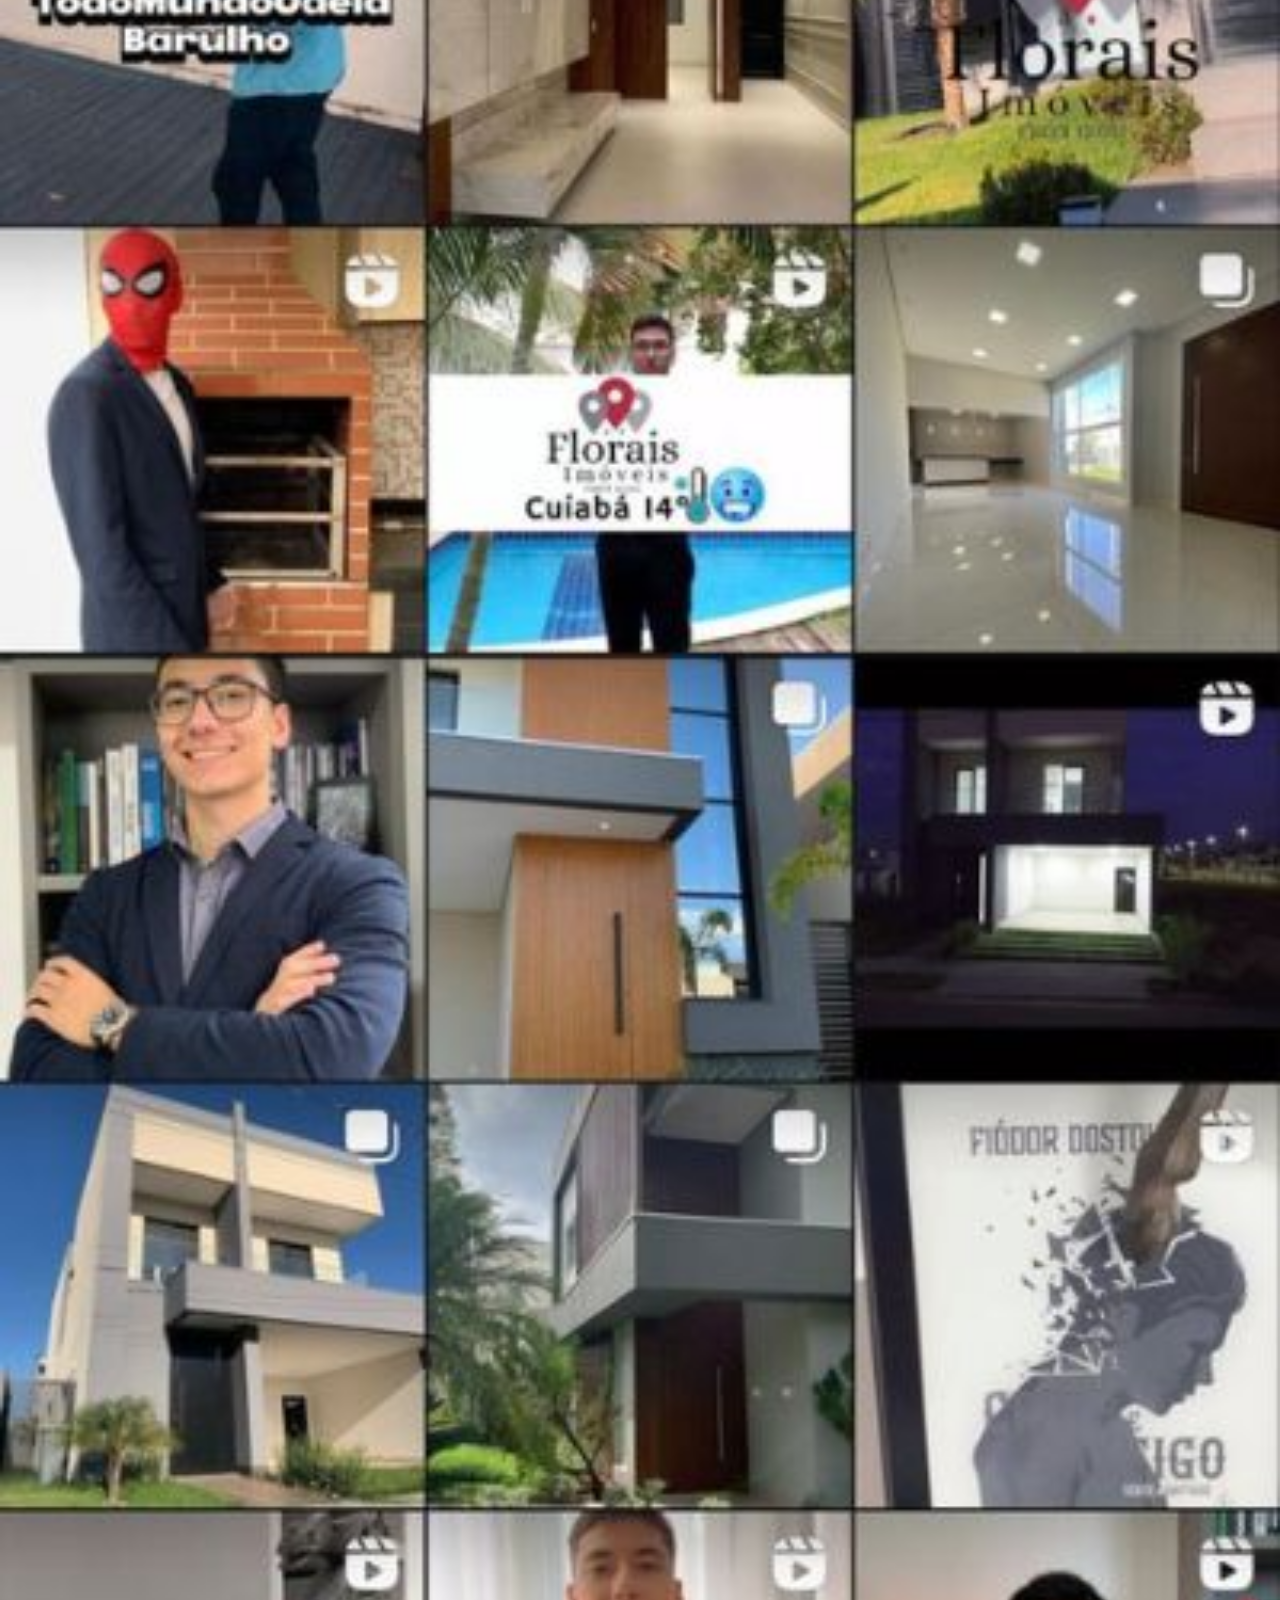
<file: instagram.html>
<!DOCTYPE html>
<html lang="pt-br">
<head>
    <meta charset="UTF-8">
    <meta name="viewport" content="width=device-width, initial-scale=1.0">
    <title>Instagram</title>
    <link rel="stylesheet" href="estilo/fundoiframe.css">
</head>
<body>
    <img src="imagem/instagrampronto.jpg" alt="Meu Instagram">
    <a href="https://www.instagram.com/vinicius_fontes__?igsh=azRuaXUzeDVqcHc3&utm_source=qr" target="_blank">ACESSE</a>
</body>
</html>
</file>
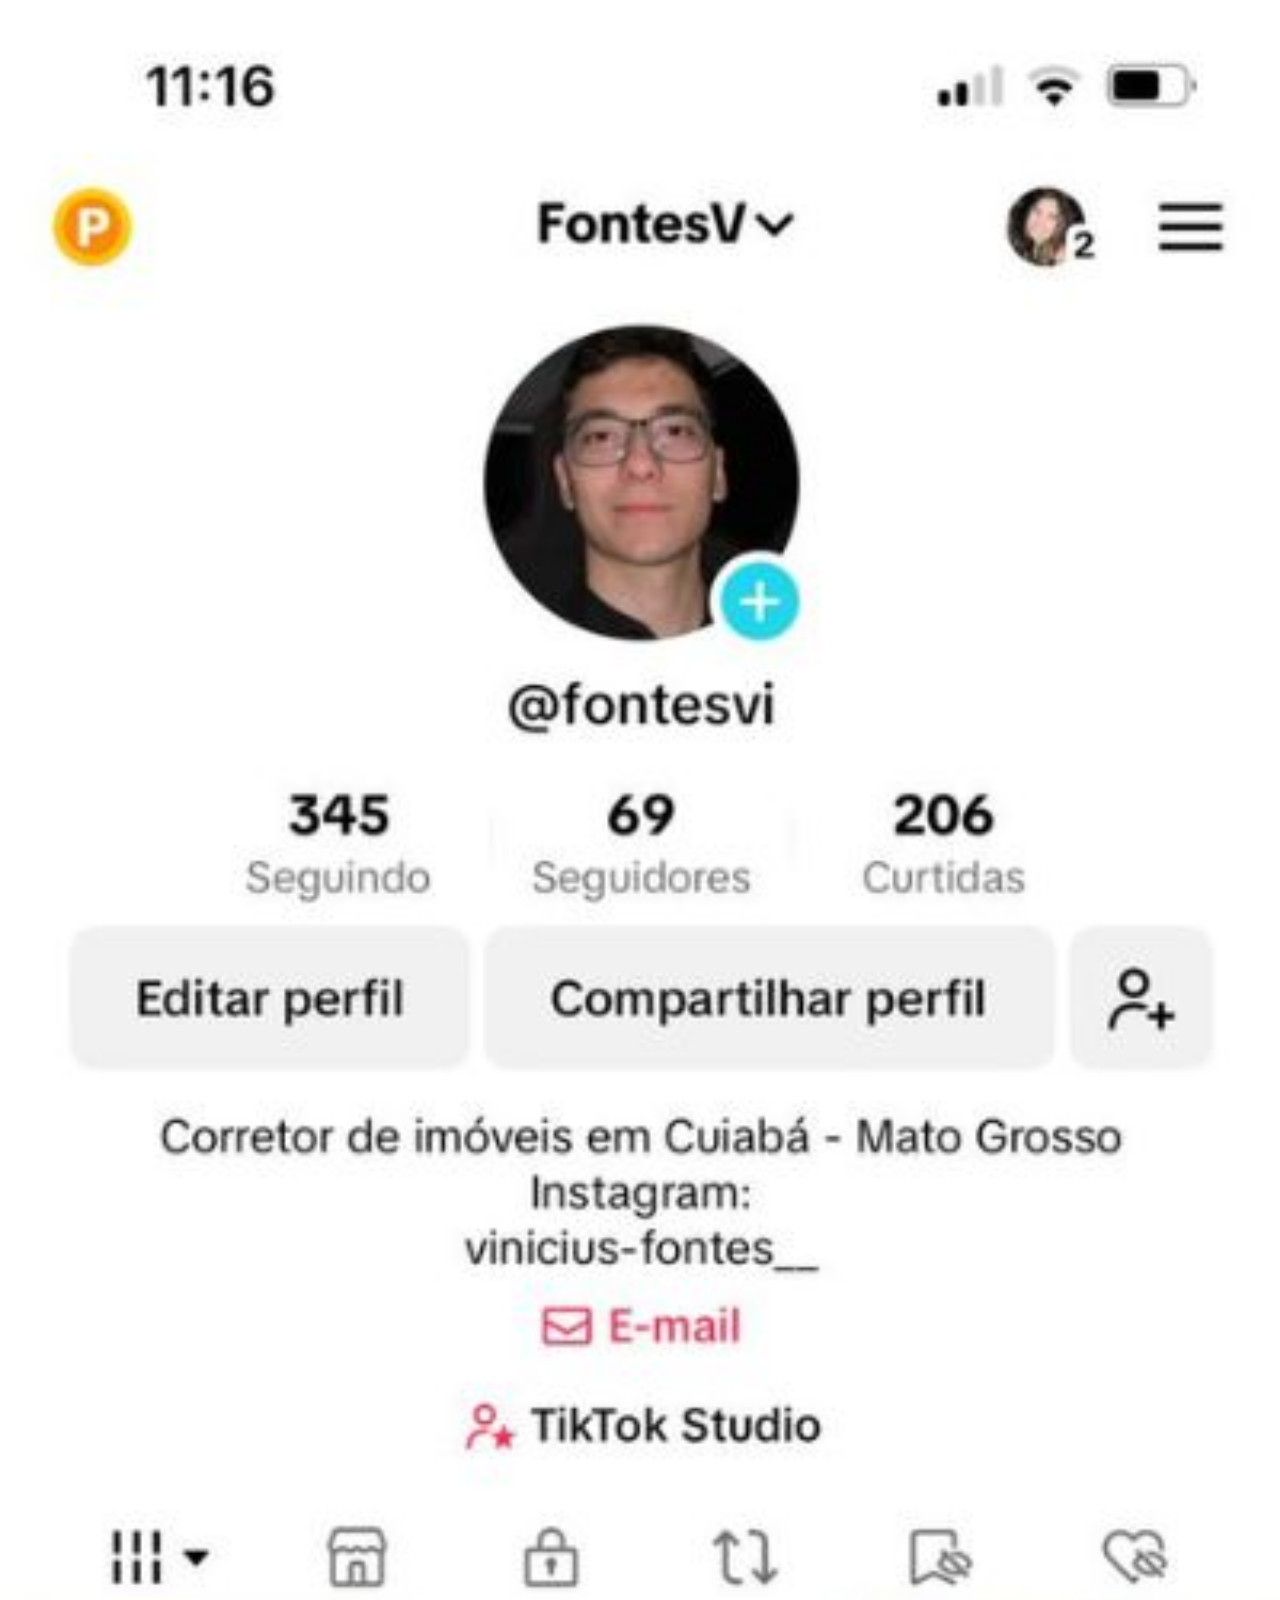
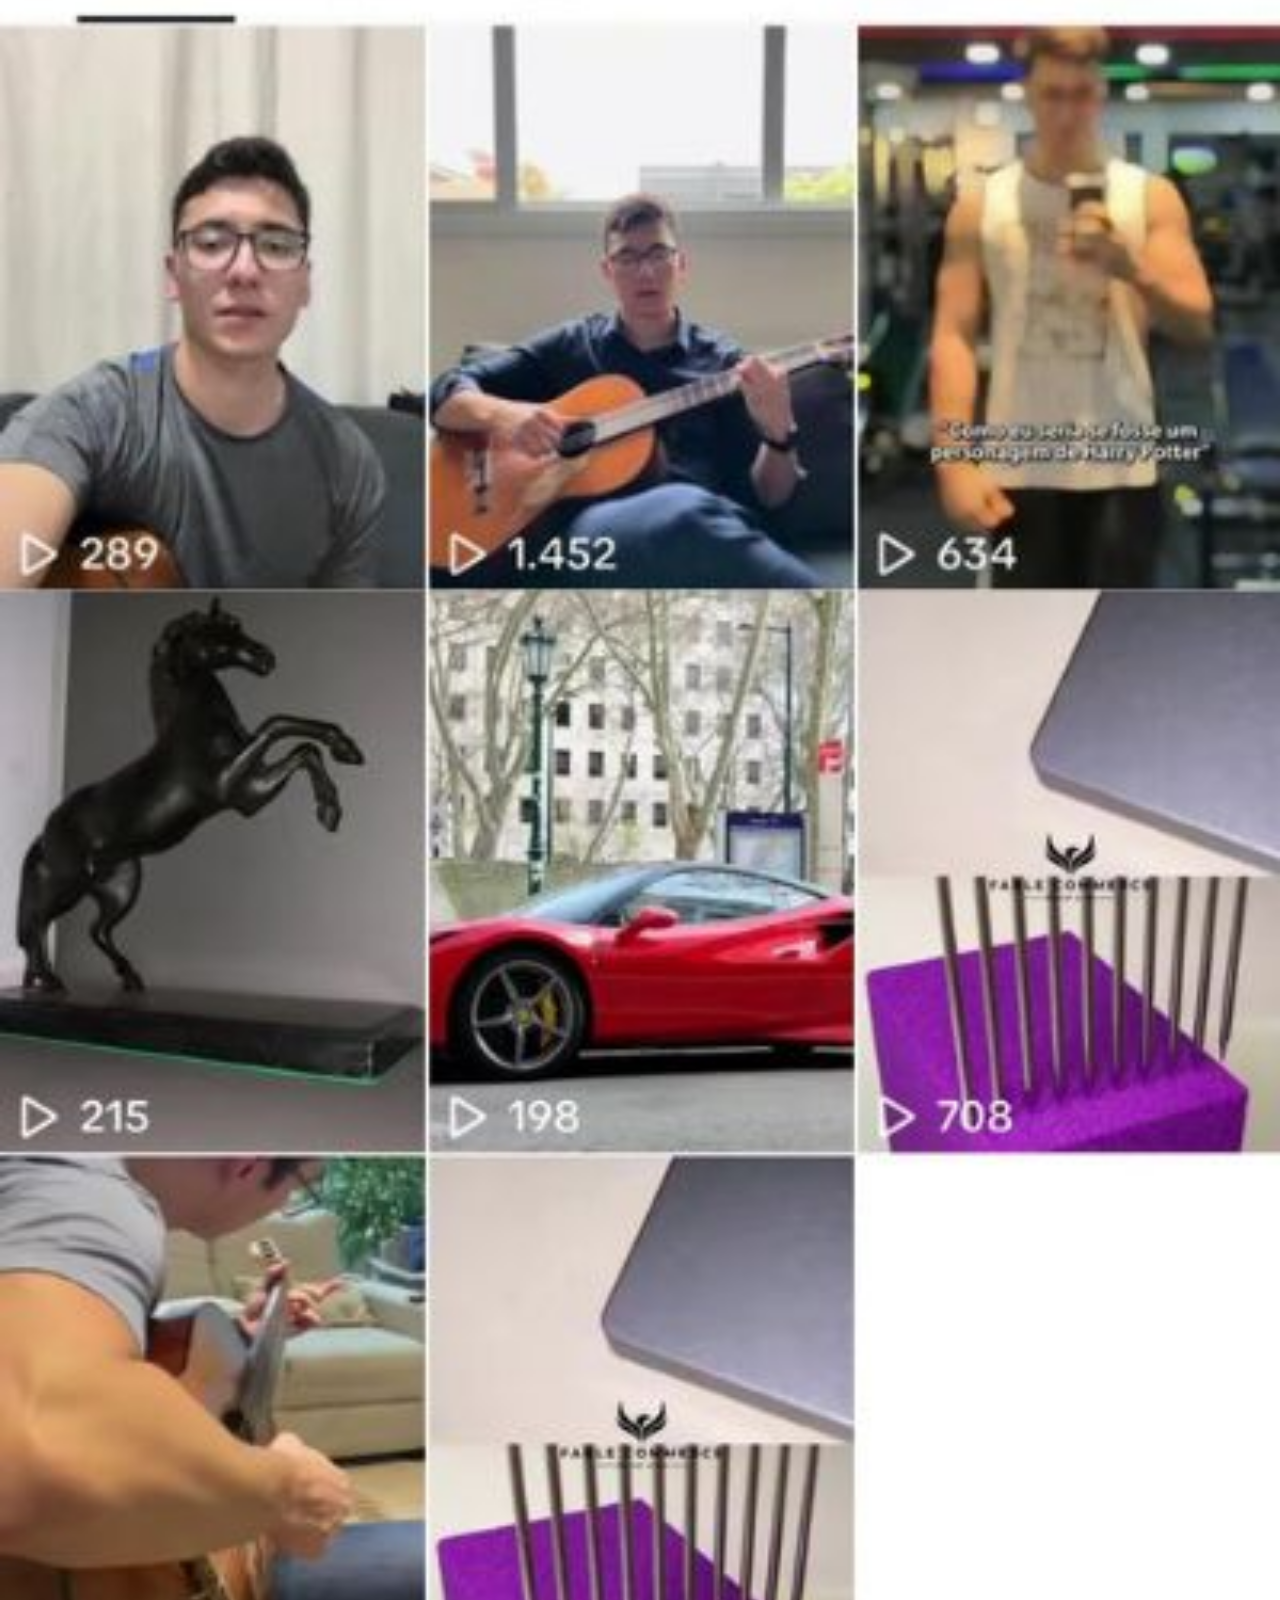
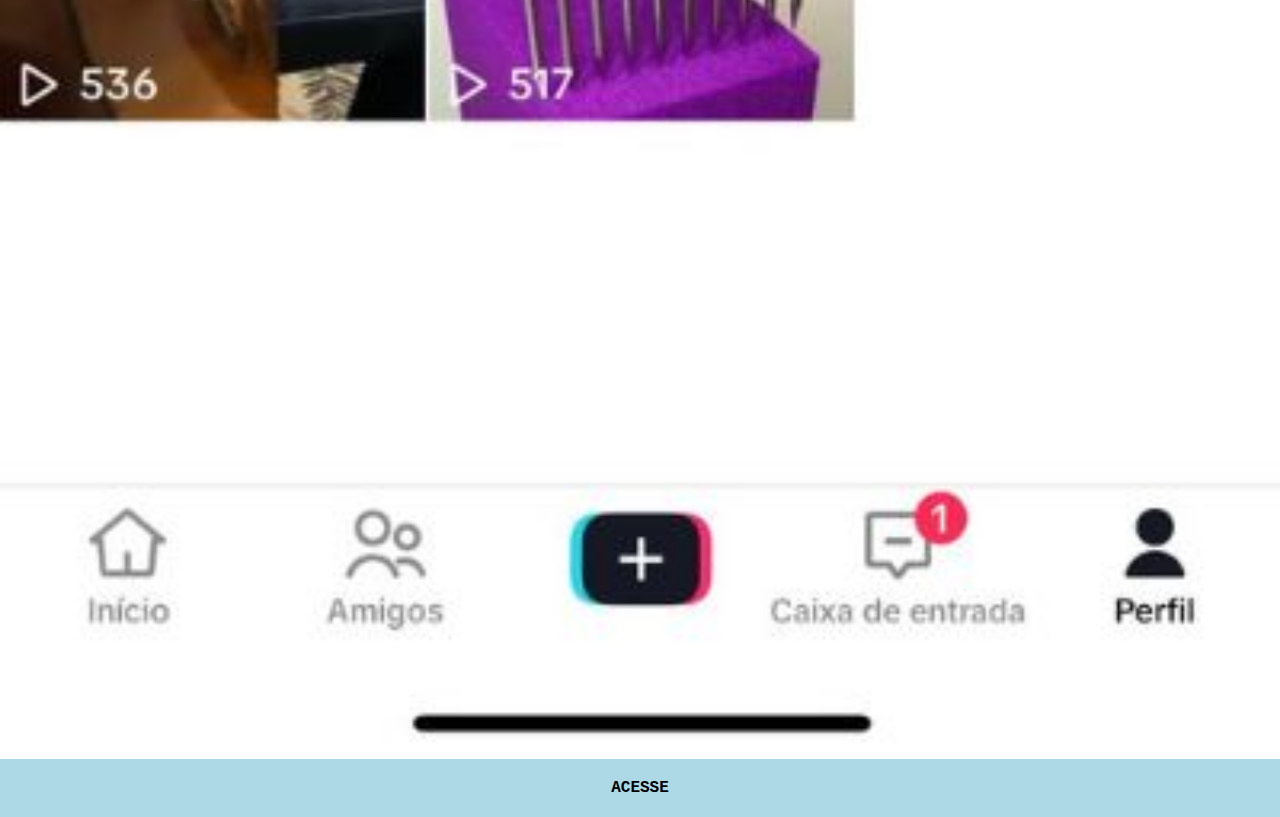
<file: tiktok.html>
<!DOCTYPE html>
<html lang="pt-br">
<head>
    <meta charset="UTF-8">
    <meta name="viewport" content="width=device-width, initial-scale=1.0">
    <title>Tiktok</title>
    <link rel="stylesheet" href="estilo/fundoiframe.css">
</head>
<body>
    <img src="imagem/tiktokpronto.jpg" alt="Meu TikTok">
    <a href="https://www.tiktok.com/@fontesvi?_t=8nYRFjzSTbB&_r=1" target="_blank">ACESSE</a>
</body>
</html>
</file>
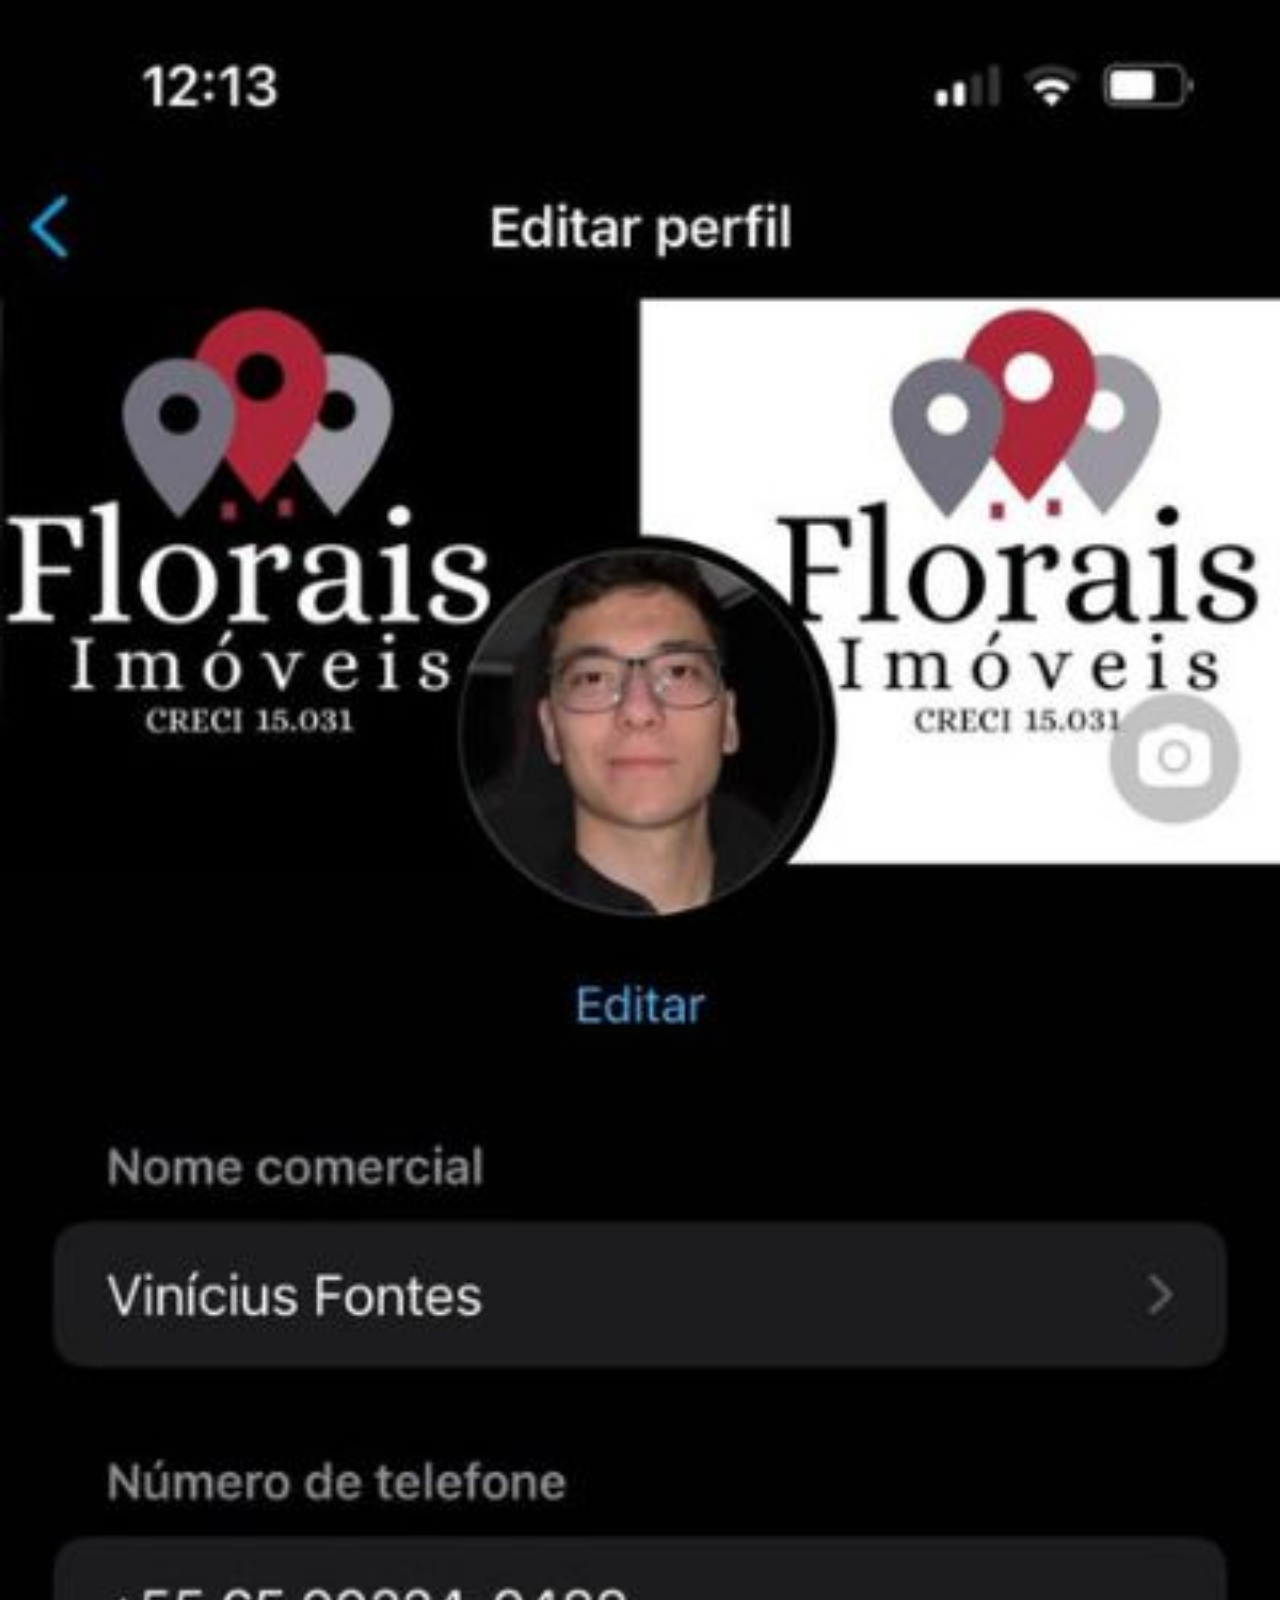
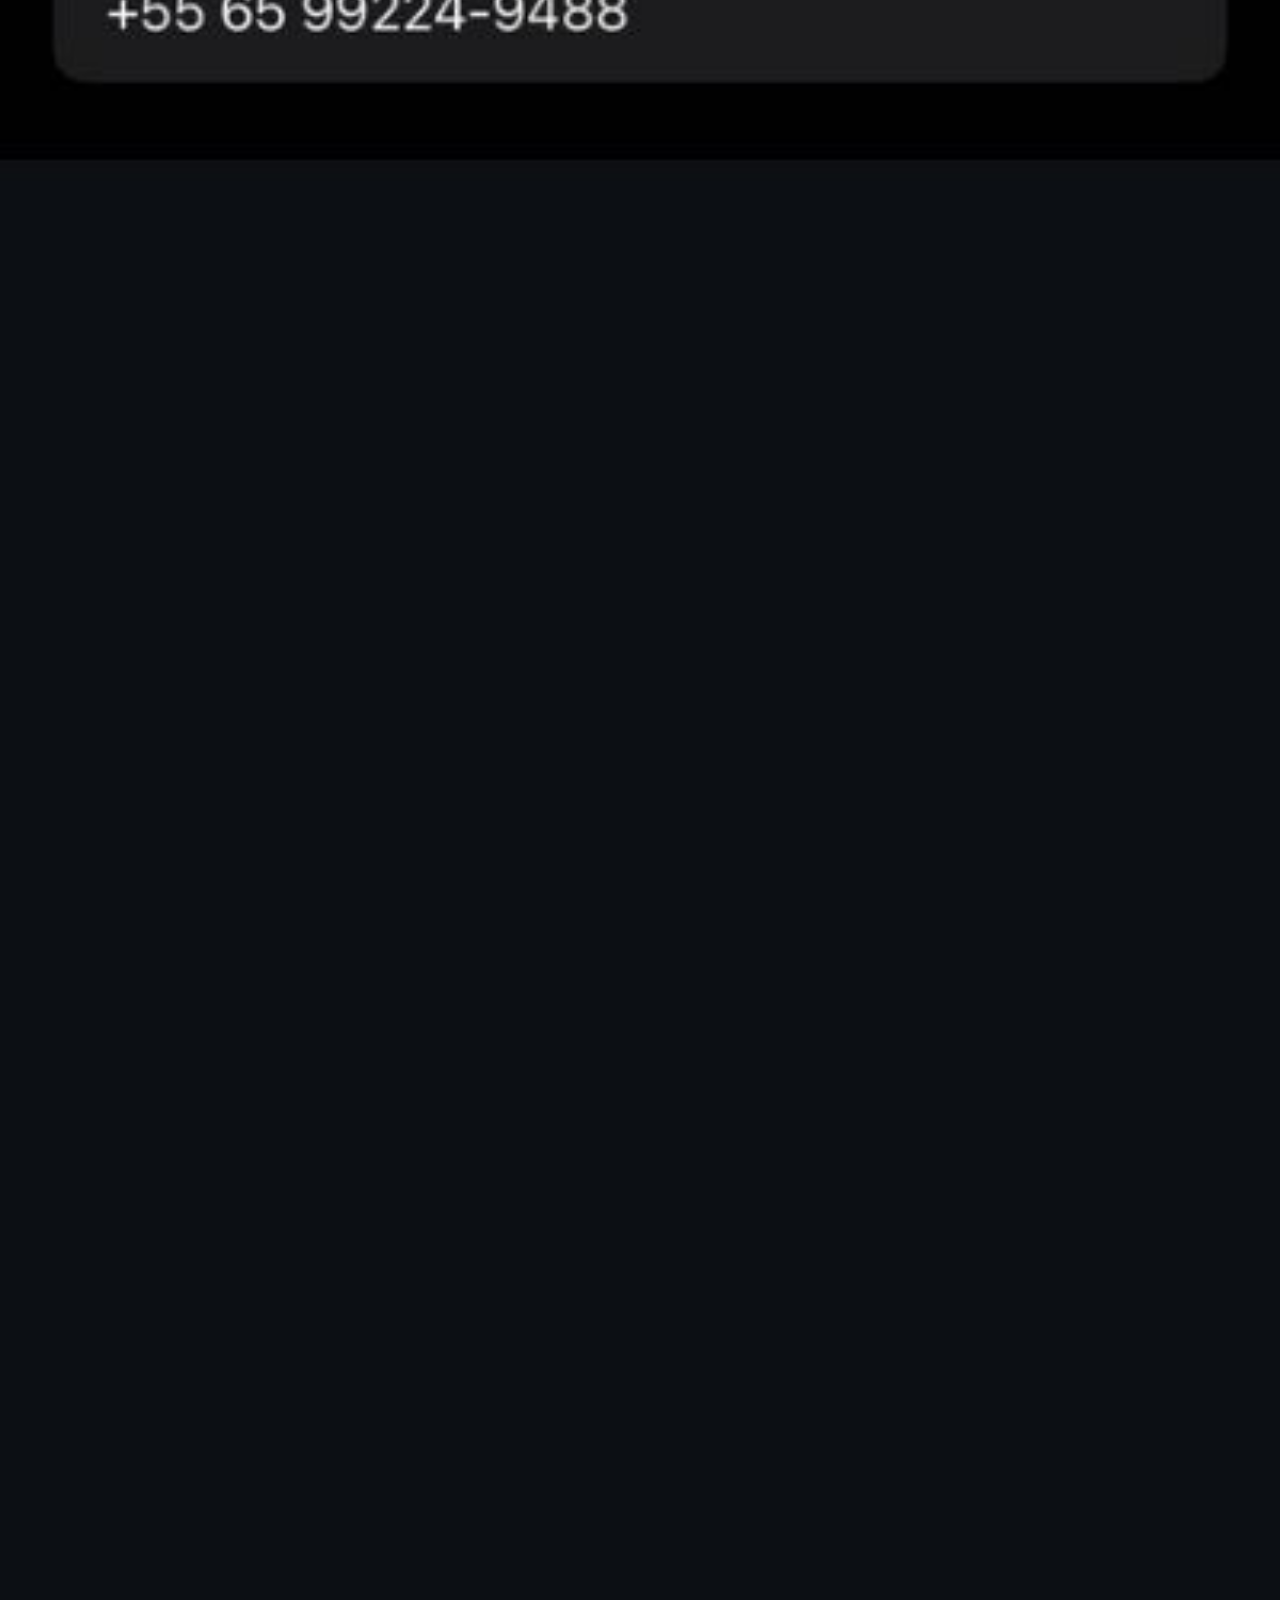
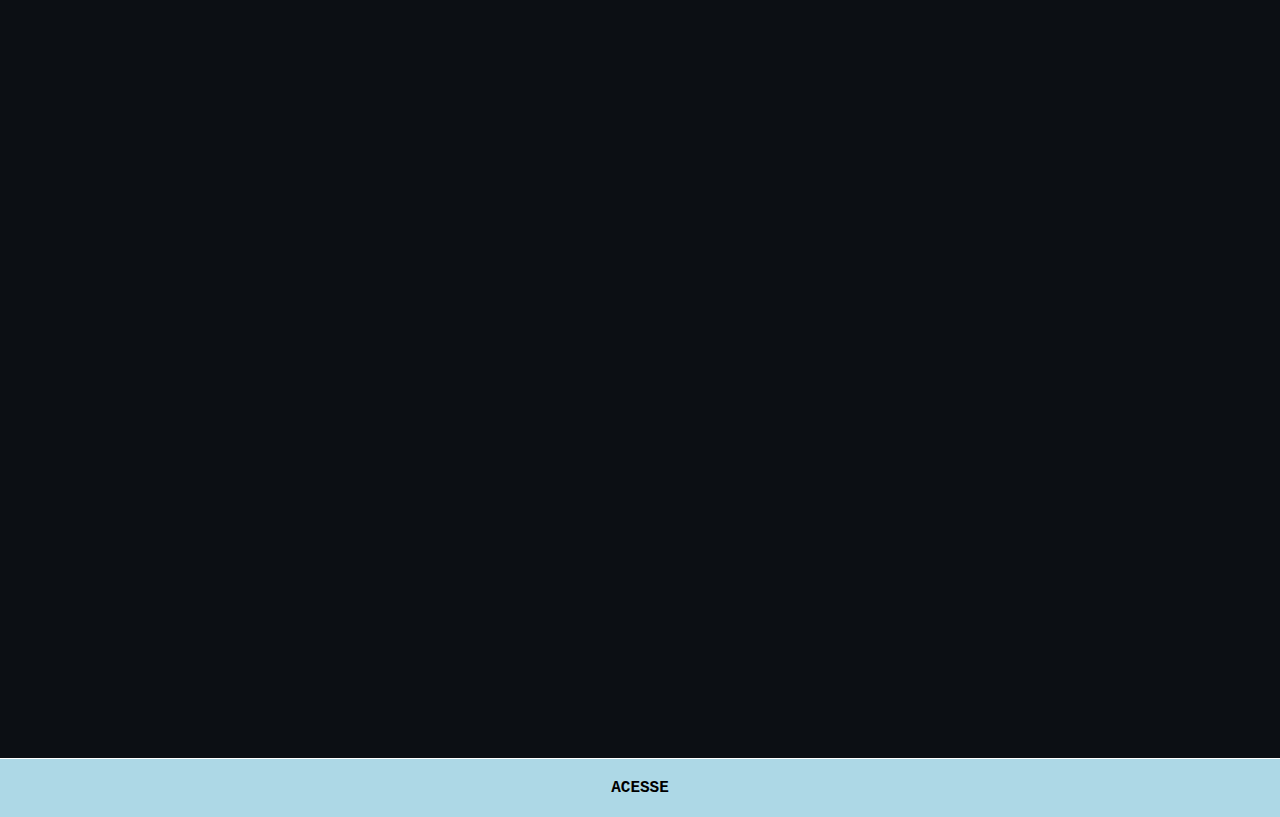
<file: whatsapp.html>
<!DOCTYPE html>
<html lang="pt-br">
<head>
    <meta charset="UTF-8">
    <meta name="viewport" content="width=device-width, initial-scale=1.0">
    <title>whatsapp</title>
    <link rel="stylesheet" href="estilo/fundoiframe.css">
</head>
<body>
    <img src="imagem/whatsapppronto.jpg" alt="Meu whatsapp">
    <a href="https://wa.me/+5565992249488" target="_blank">ACESSE</a>
</body>
</html>
</file>
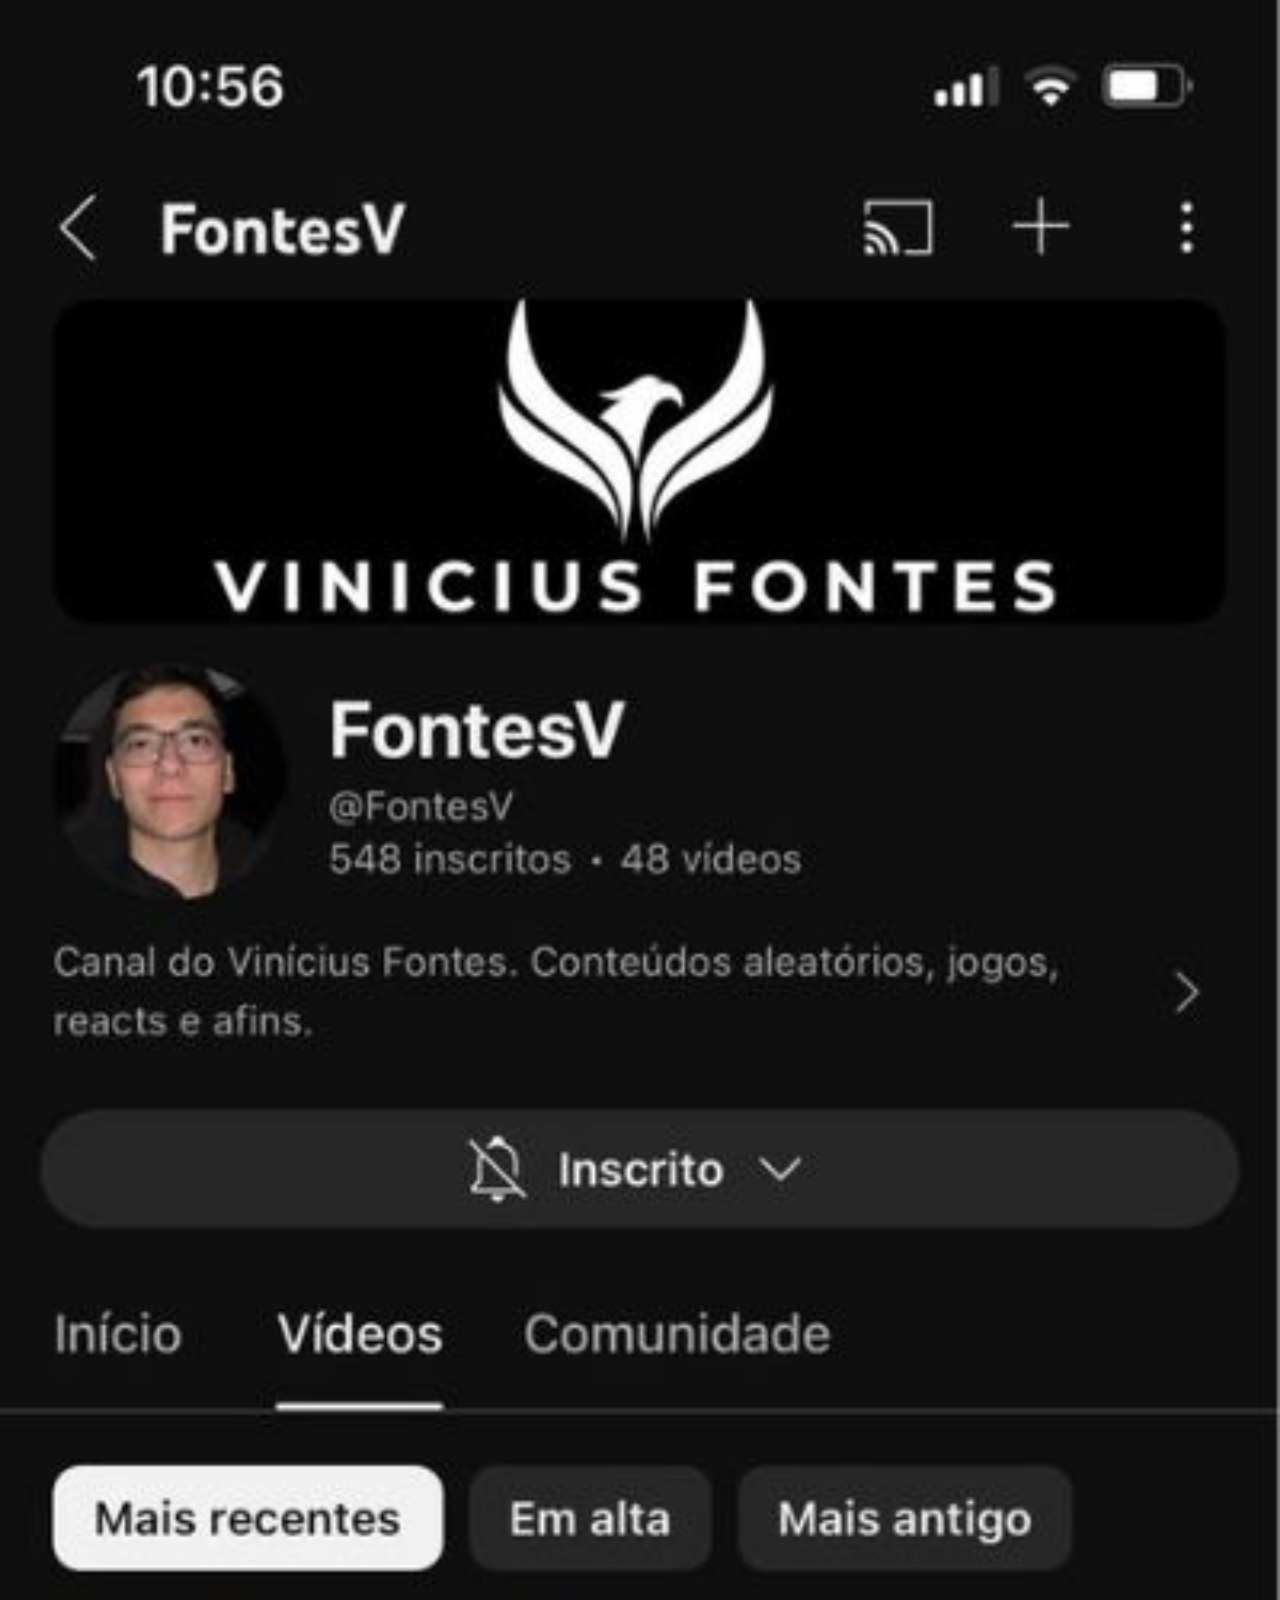
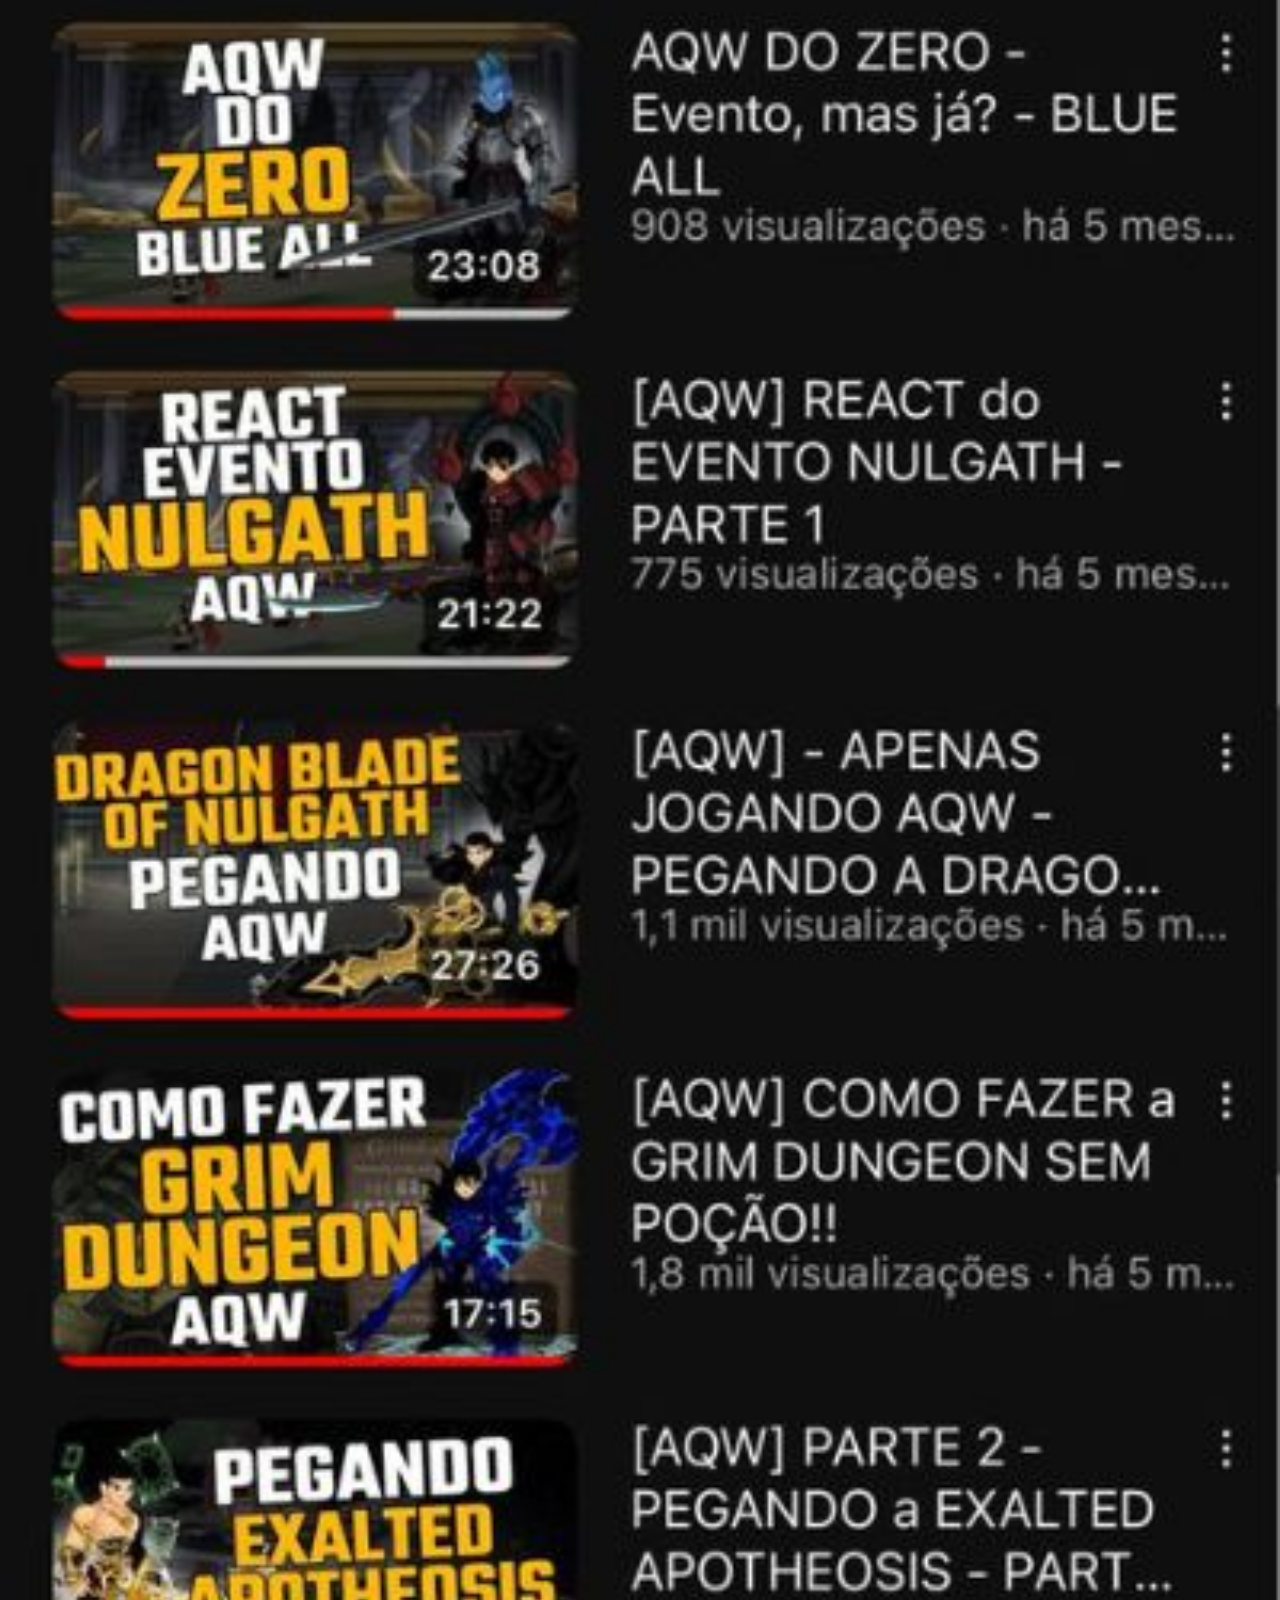
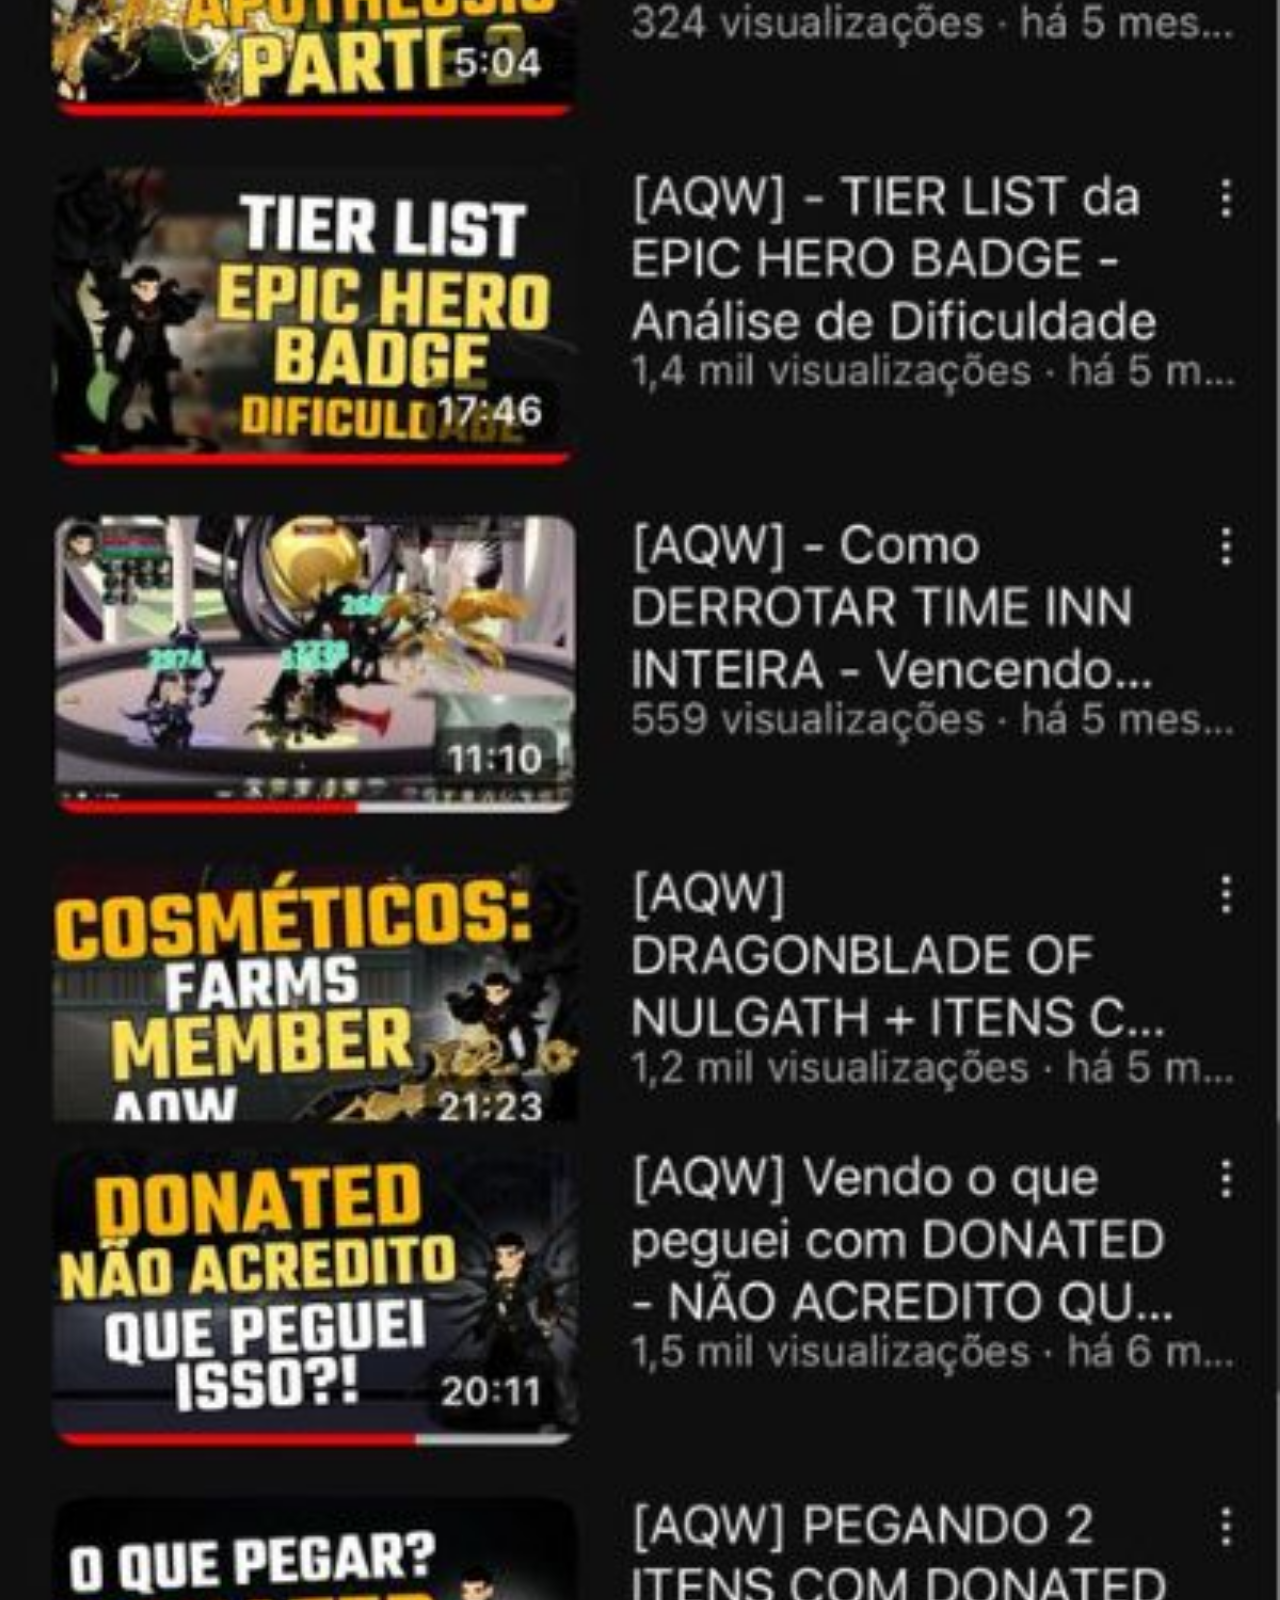
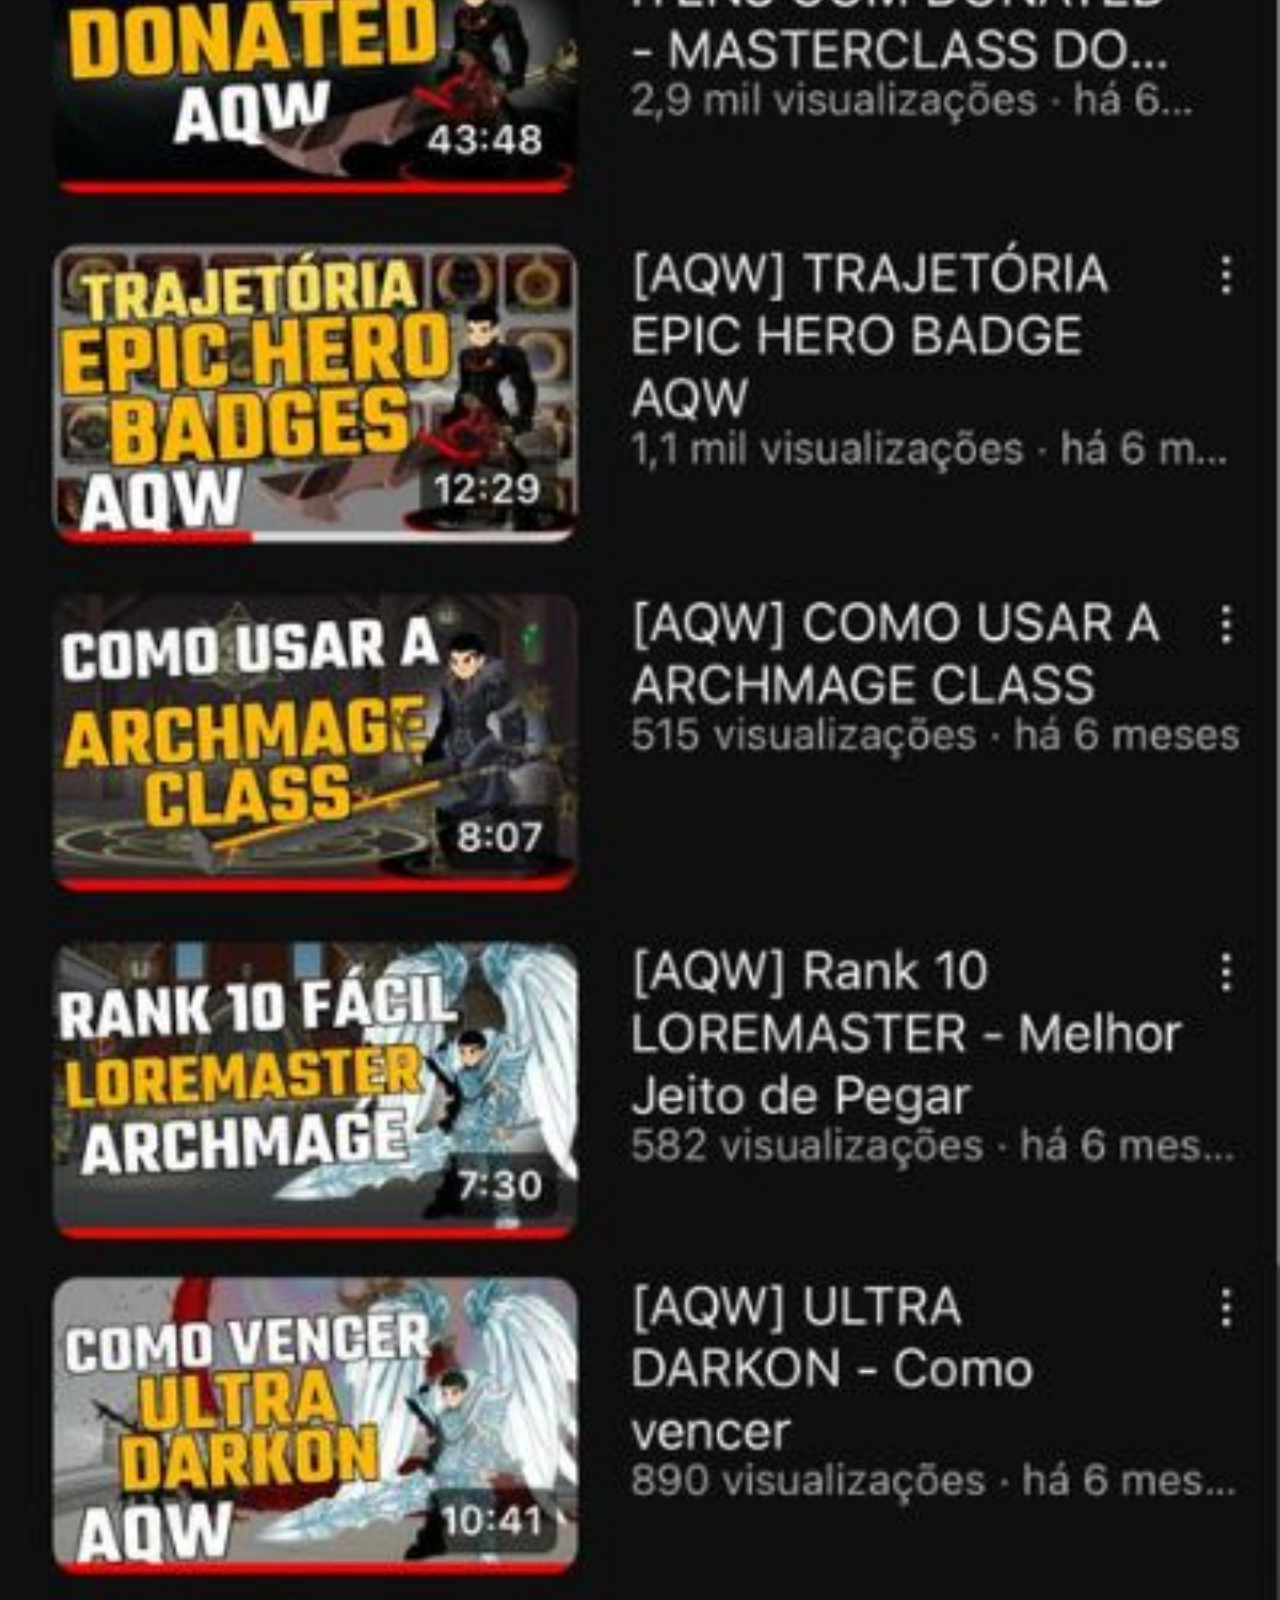
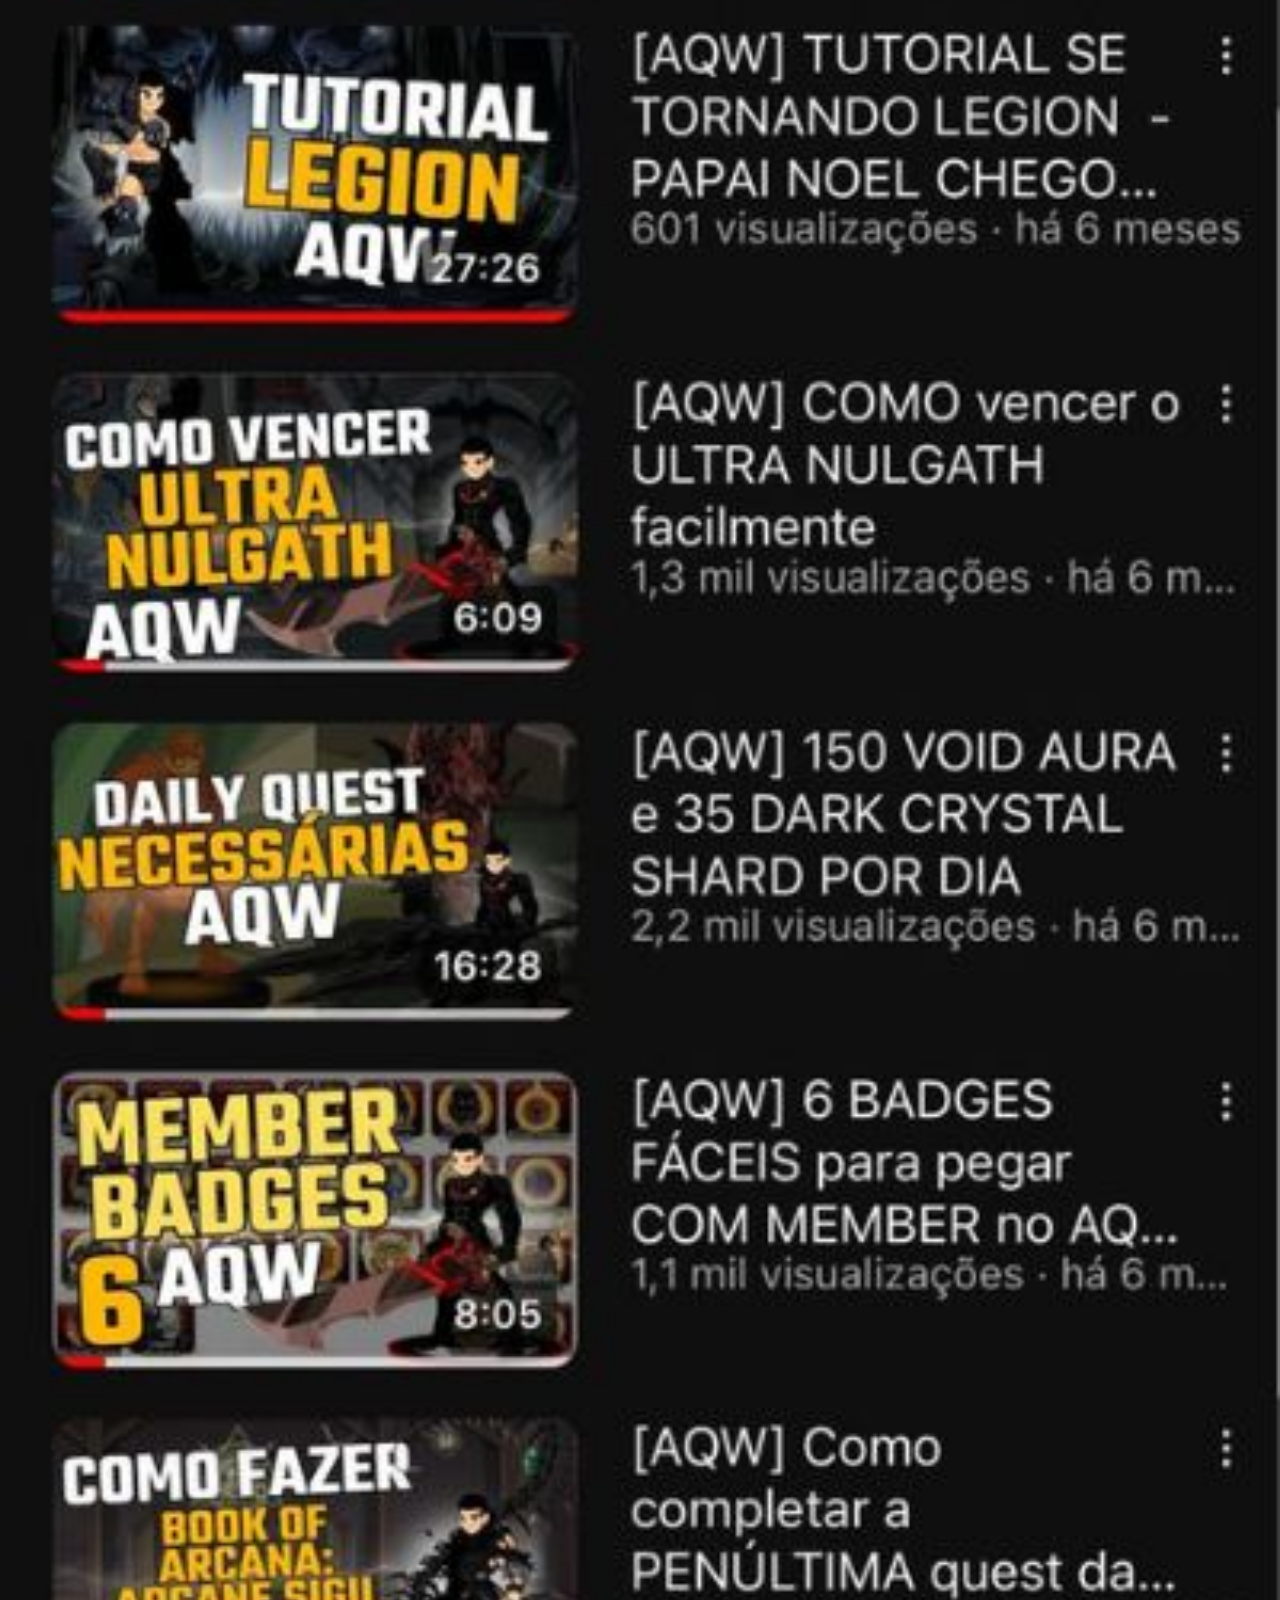
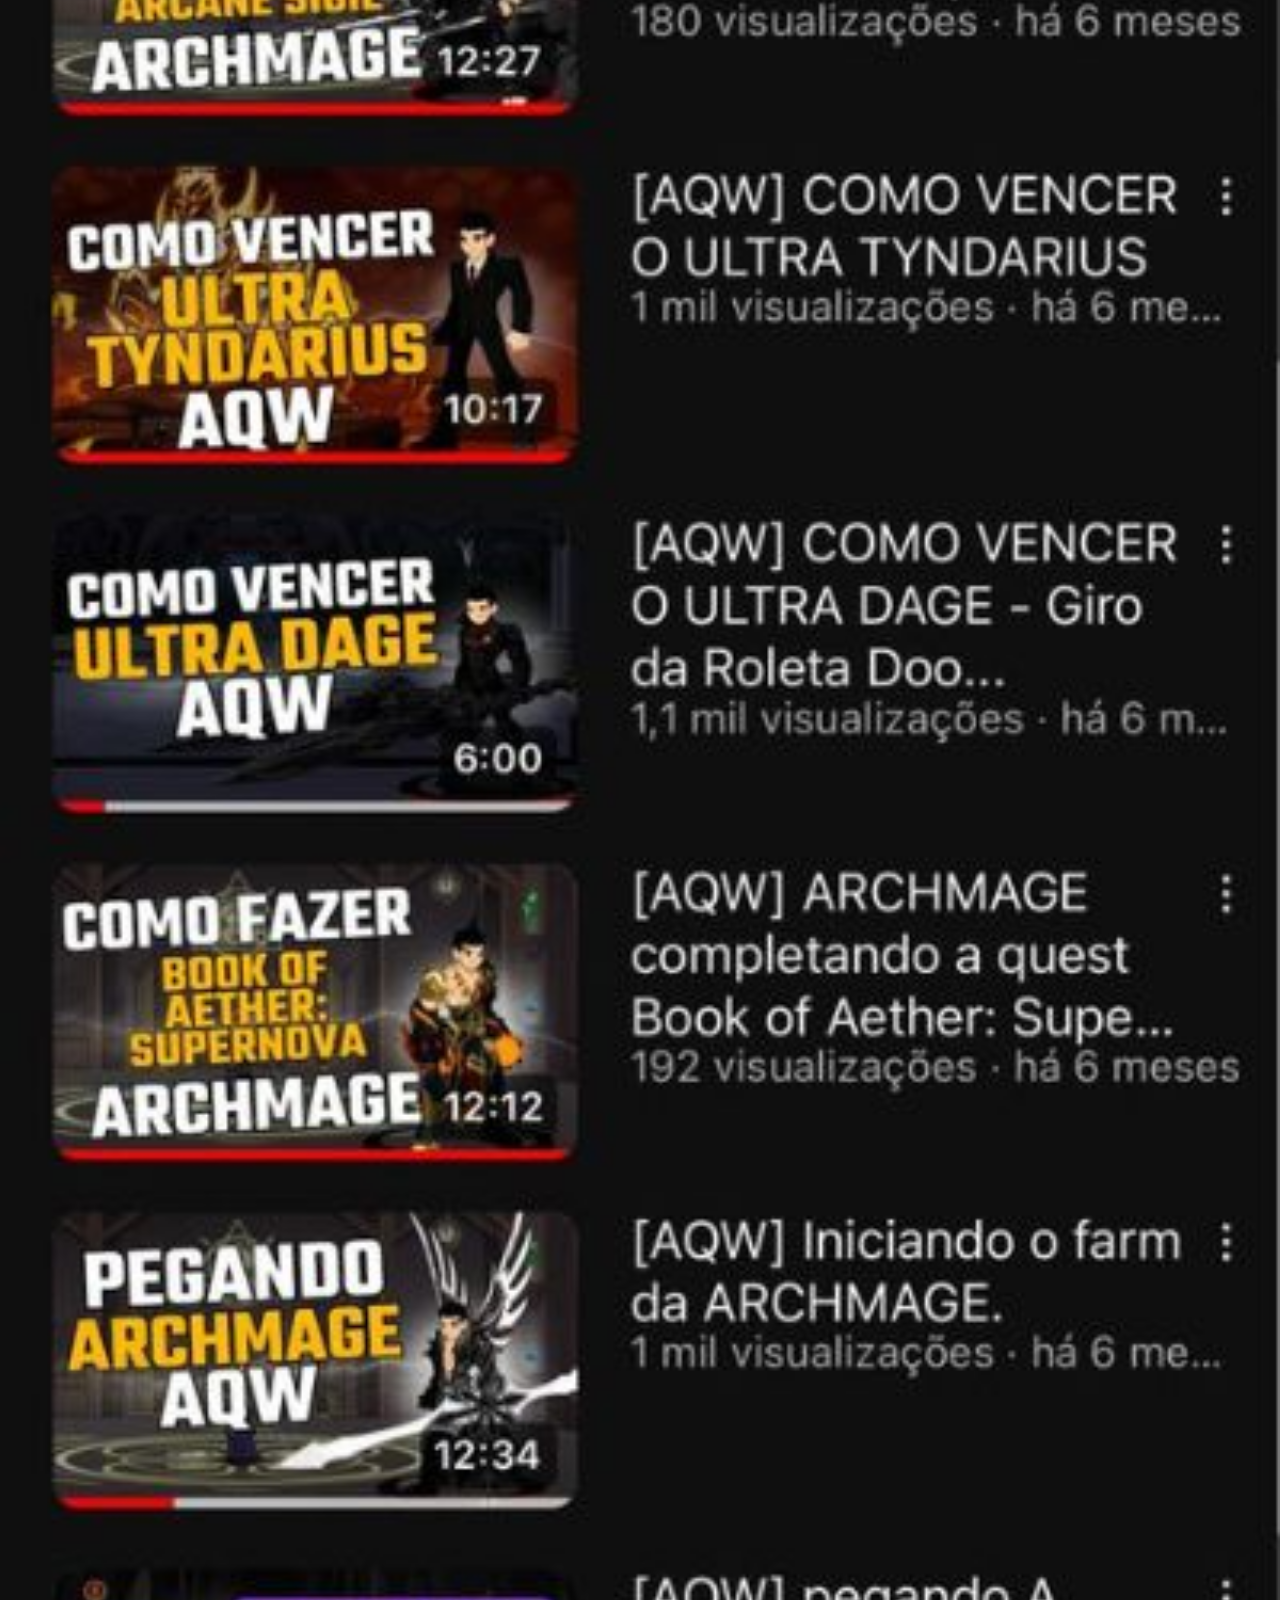
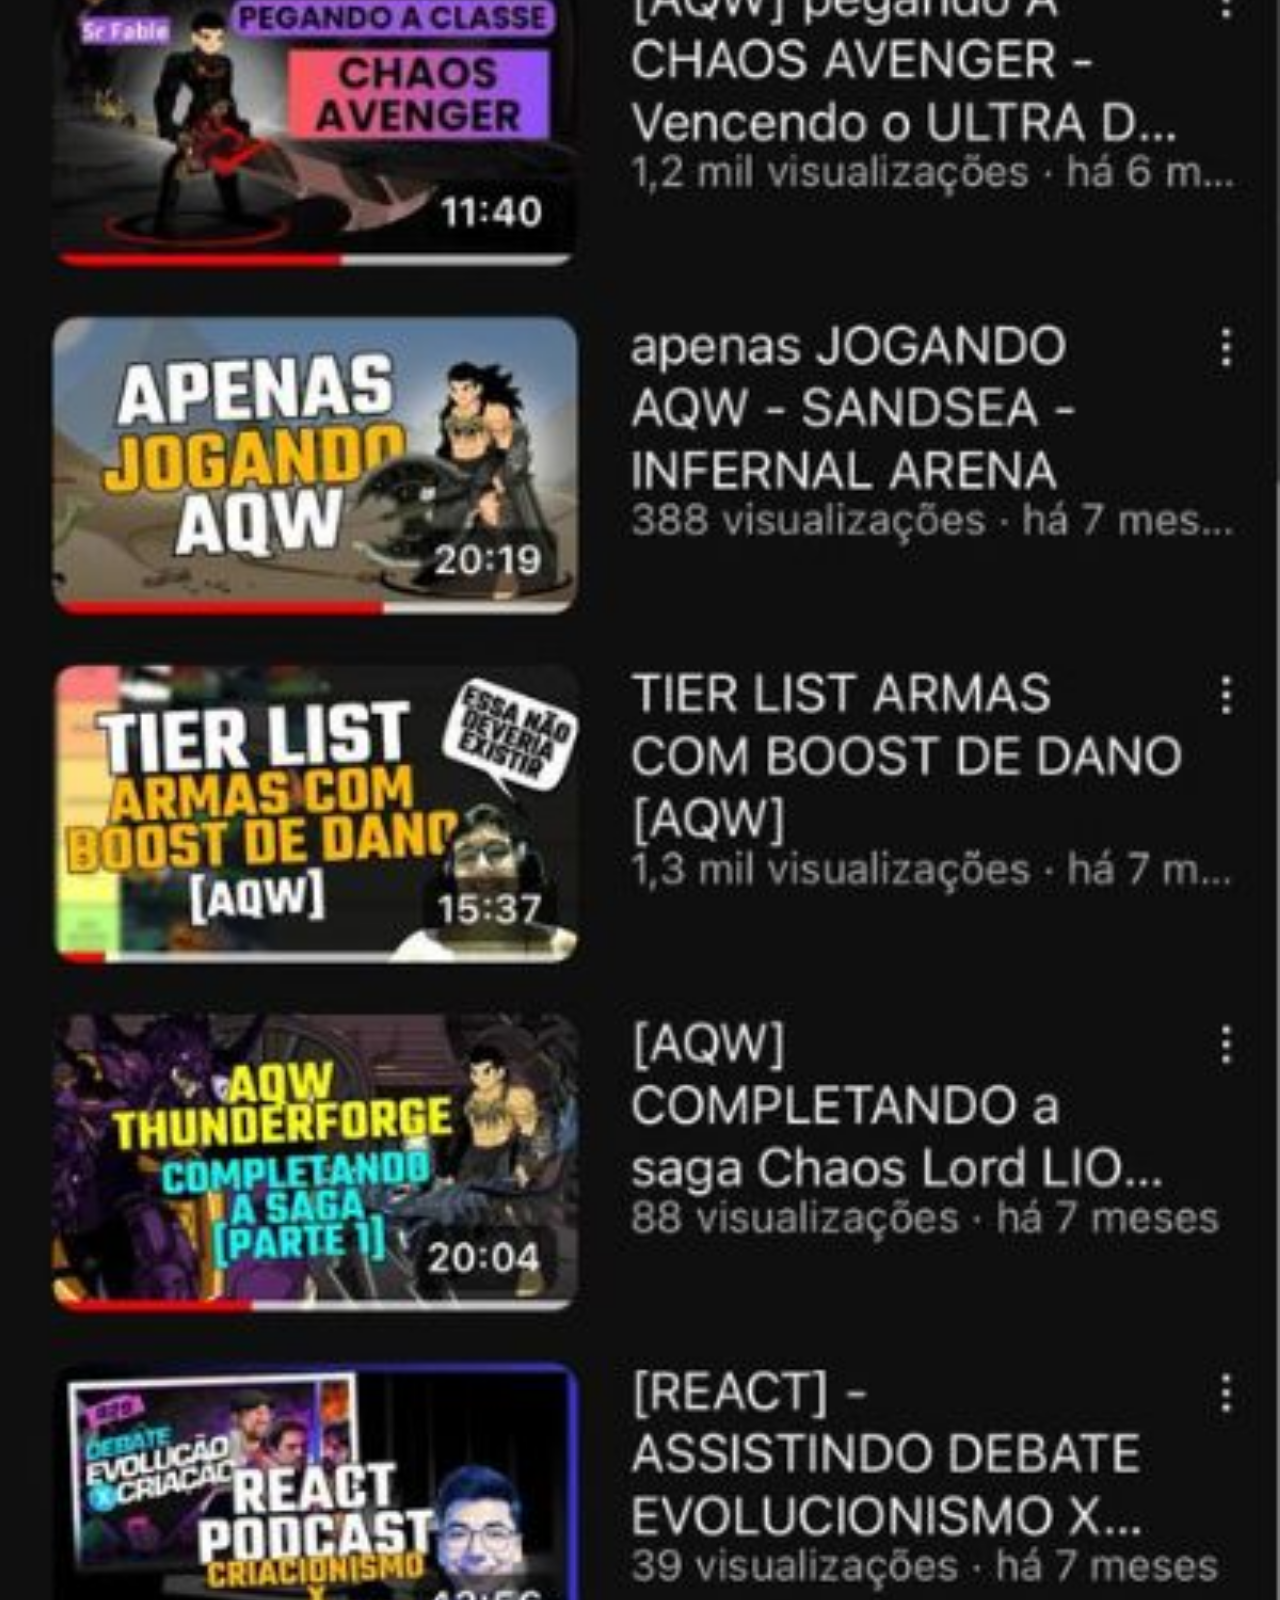
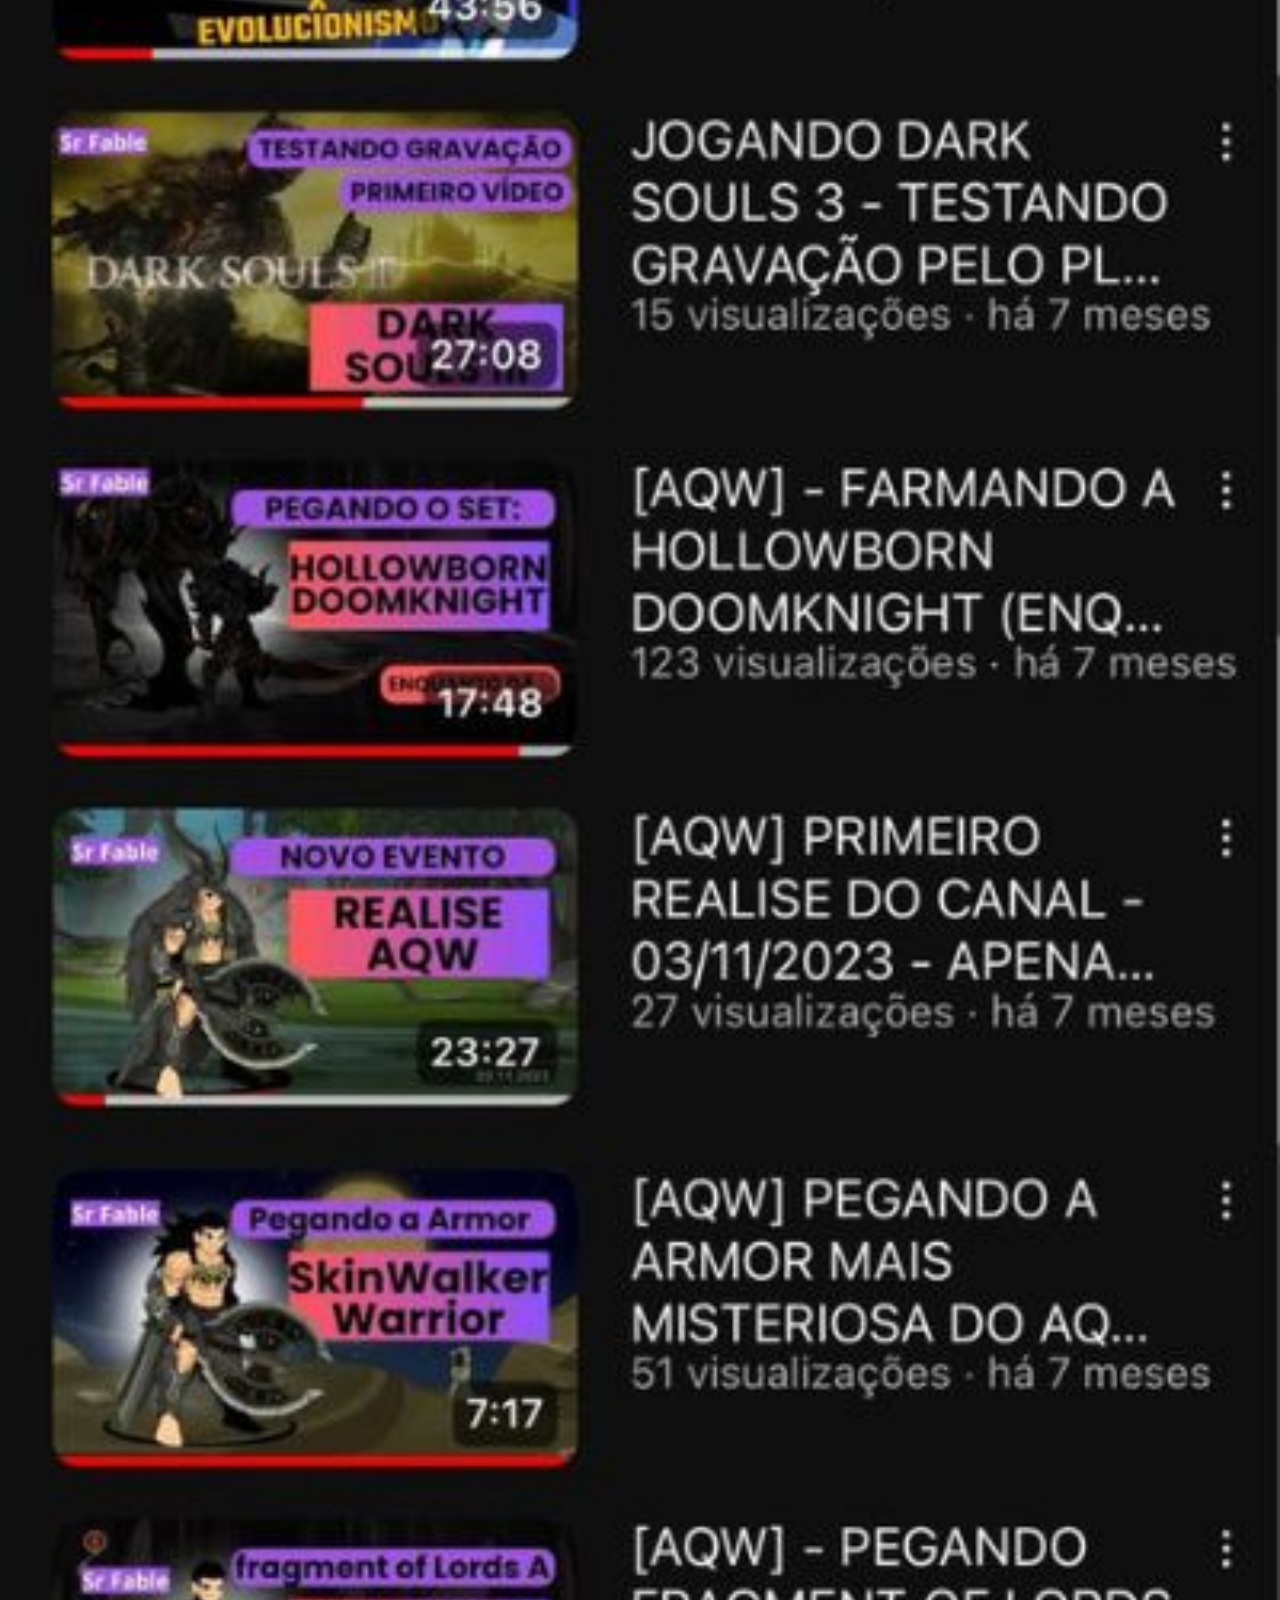
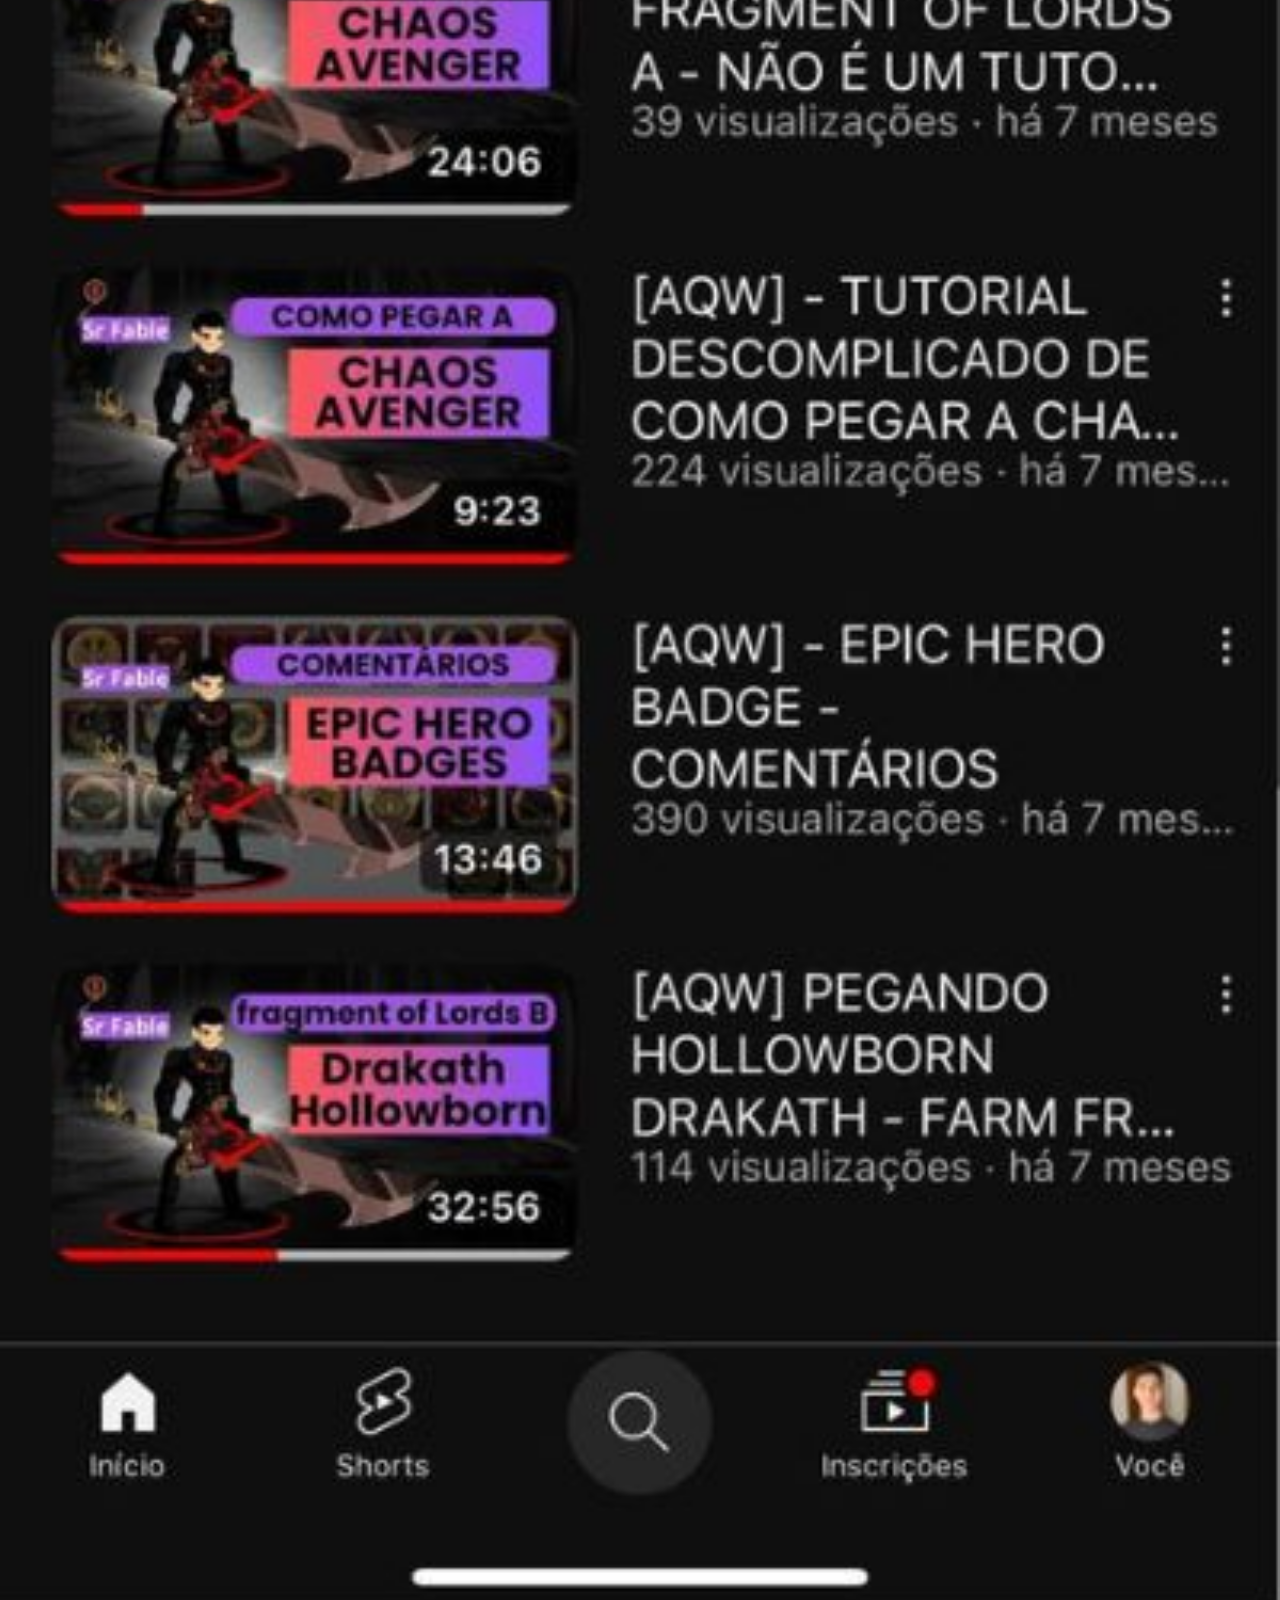
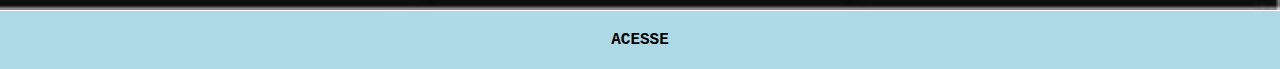
<file: youtube.html>
<!DOCTYPE html>
<html lang="pt-br">
<head>
    <meta charset="UTF-8">
    <meta name="viewport" content="width=device-width, initial-scale=1.0">
    <title>Youtube</title>
    <link rel="stylesheet" href="estilo/fundoiframe.css">
</head>
<body>
    <img src="imagem/youtubepronto.jpg" alt="Meu YouTube">
    <a href="https://www.youtube.com/@FontesV/videos" target="_blank">ACESSE</a>
</body>
</html>
</file>
<file: estilo/style.css>
@charset "UTF - 8";

*{
    margin: 0px;
    padding: 0px;
}

html, body{
    background-color: black;
    height: 100vh;
    width: 100vw;
}

body{
    background: url(../imagem/fundo-preto.jpeg) no-repeat top center;
    background-size: cover;
    background-attachment: fixed;
}

main{
    position: relative;
    height: 100vh;
}

section#iphone{
    position: absolute;
    top: 50%;
    left: 50%;
    transform: translate(-50%, -50%);
    background-repeat: no-repeat;
    height: 627px;
    width: 311px;
    background: url(../imagem/frame-iphone.png) no-repeat;
}

iframe{
    position: relative;
    top: 80px;
    left: 22px;
    width: 267px;
    height: 471px;
}

section#socialum{
    position: absolute;
    width: 80px;
    top: 30%;
    left: 3%;
}

section#socialum img{
    width: 70px;
    border-radius: 50%;
    margin-bottom: 35px;
    box-sizing: border-box;
    box-shadow: 2px 2px 2px rgba(0, 0, 0, 0.700);
    transition: border-radius 1s, margin-bottom 1s;
}   

main > section#socialum > a > img:hover{
    border: 1px solid white;
    transform: scale(1.1);
    box-shadow: 3px 3px 4px rgba(0, 0, 0, 0.700);
    transition: transform .5s, border  .5s, box-shadow .5s;
}

section#socialdois{
    position: absolute;
    width: 80px;
    top: 30%;
    left: 82%;
}

section#socialdois img{
    width: 70px;
    border-radius: 50%;
    margin-bottom: 35px;
    box-sizing: border-box;
    box-shadow: 2px 2px 2px rgba(0, 0, 0, 0.700);
    transition: border-radius 1s, margin-bottom 1s;
}   

section#socialdois > a > img:hover{
    border: 1px solid white;
    transform: scale(1.1);
    box-shadow: 3px 3px 4px rgba(0, 0, 0, 0.700);
    transition: transform .5s, border  .5s, box-shadow .5s;
    transition-timing-function: ease;
}
</file>
<file: estilos/media-queries.css>
@charset "UTF-8";

/*Todas as Mídias
For Mobile Devices – 320px — 480px
iPads and Tablets – 481px — 768px
Laptops and small screen – 769px — 1024px
Large screens and Desktops – 1025px — 1200px
TV and Extra Large Screens – 1201px and more
*/

@media screen and (min-width: 768px) /*Laptops pra cima*/ {
    div#social > section#socialdois{
        left: 89%;
    }
}
</file>
<file: estilo/fundoiframe.css>
@charset "UTF-8";

*{
    margin: 0px;
    padding: 0px;
    font-family: 'Courier New', Courier, monospace;
}

::-webkit-scrollbar{
    height: 0px;
    width: 0px;
}

img{
    width: 100vw;
}

a{
    display: block;
    background-color: lightblue;
    color: black;
    margin-top: -4px;
    padding: 20px;
    text-align: center;
    font-weight: bolder;
    text-decoration: none;
}   

a:hover{
    background-color: black;
    color: lightblue;
    transition: background-color 1s, color 1s;
}

a:focus-within{
    background-color: white;
    color: black;
}
</file>
